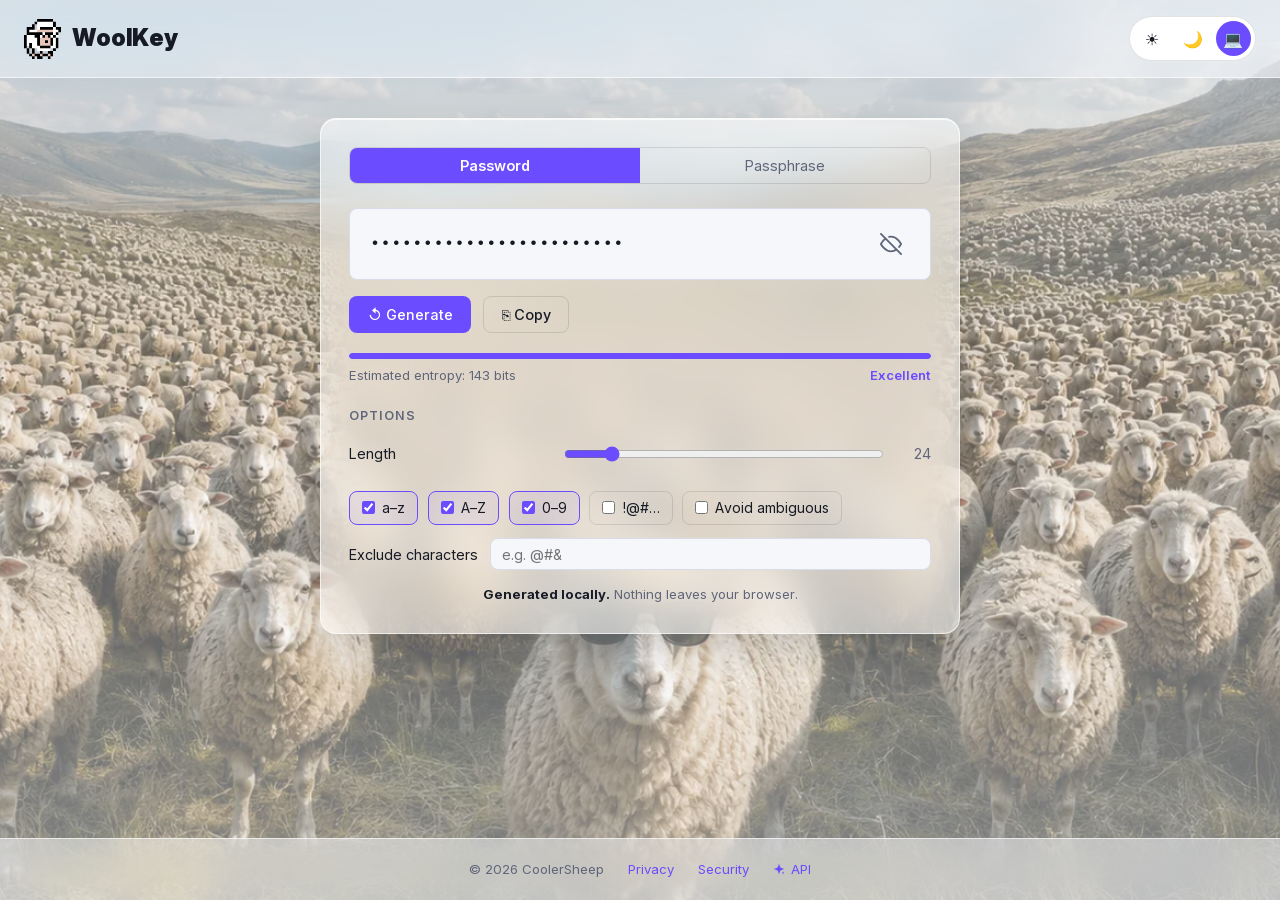
<file: index.html>
<!DOCTYPE html>
<html lang="en">
<head>
  <meta charset="UTF-8">
  <meta name="viewport" content="width=device-width, initial-scale=1.0">
  <title>WoolKey — Strong passwords. Made privately.</title>
  <meta name="description" content="WoolKey generates secure passwords and passphrases entirely in your browser. Nothing is ever sent to our servers.">
  <meta name="theme-color" content="#0f1117">
  <link rel="icon" type="image/png" href="assets/favicon.png">
  <link rel="apple-touch-icon" href="assets/apple-touch-icon.png">
  <link rel="manifest" href="manifest.webmanifest">
  <link rel="stylesheet" href="css/main.css?v=4">
  <link rel="stylesheet" href="css/fireflies.css?v=4">
</head>
<body class="scenic">

<header class="site-header">
  <a href="./" class="logo" aria-label="WoolKey home"><img src="assets/logo.gif" alt="" width="112" height="120"><span>WoolKey</span></a>
  <div class="theme-switcher" role="group" aria-label="Theme">
    <button type="button" class="theme-btn" data-theme-choice="light" aria-label="Light mode" title="Light mode">☀️</button>
    <button type="button" class="theme-btn" data-theme-choice="dark" aria-label="Dark mode" title="Dark mode">🌙</button>
    <button type="button" class="theme-btn" data-theme-choice="system" aria-label="System theme" title="System theme">💻</button>
  </div>
</header>

<main id="main-content">
  <div class="card">
    <!-- Mode toggle -->
    <div class="mode-toggle" role="group" aria-label="Generator mode">
      <button id="mode-password" class="active" aria-pressed="true">Password</button>
      <button id="mode-passphrase" aria-pressed="false">Passphrase</button>
    </div>

    <!-- Output -->
    <div class="output-wrapper" aria-live="polite" aria-label="Generated output">
      <span id="output" tabindex="0" role="textbox" aria-readonly="true" aria-label="Generated password or passphrase"></span>
      <button id="toggle-visibility" class="visibility-btn" type="button" aria-pressed="true" aria-label="Show password">
        <svg id="icon-eye-off" xmlns="http://www.w3.org/2000/svg" width="22" height="22" viewBox="0 0 24 24" fill="none" stroke="currentColor" stroke-width="2" stroke-linecap="round" stroke-linejoin="round" aria-hidden="true"><path d="M17.94 17.94A10.07 10.07 0 0 1 12 20c-7 0-11-8-11-8a18.45 18.45 0 0 1 5.06-5.94"/><path d="M9.9 4.24A9.12 9.12 0 0 1 12 4c7 0 11 8 11 8a18.5 18.5 0 0 1-2.16 3.19"/><line x1="1" y1="1" x2="23" y2="23"/></svg>
        <svg id="icon-eye" xmlns="http://www.w3.org/2000/svg" width="22" height="22" viewBox="0 0 24 24" fill="none" stroke="currentColor" stroke-width="2" stroke-linecap="round" stroke-linejoin="round" aria-hidden="true"><path d="M1 12s4-8 11-8 11 8 11 8-4 8-11 8-11-8-11-8z"/><circle cx="12" cy="12" r="3"/></svg>
      </button>
    </div>

    <!-- Actions -->
    <div class="actions">
      <button id="regen-btn" class="btn btn-primary" aria-label="Generate new password">
        ↺ Generate
      </button>
      <button id="copy-btn" class="btn btn-outline" aria-label="Copy to clipboard">
        ⎘ Copy
      </button>
      <span id="copy-feedback" class="copy-feedback" role="status" aria-live="polite">Copied!</span>
    </div>

    <!-- Strength indicator -->
    <div class="strength-track" aria-hidden="true">
      <div id="strength-bar" class="strength-bar level-0"></div>
    </div>
    <div class="strength-row">
      <span id="entropy-display" class="entropy-display">Estimated entropy: —</span>
      <span id="strength-label" class="strength-label level-0" aria-live="polite">—</span>
    </div>

    <!-- Password options panel -->
    <div id="password-panel" class="options-section" aria-label="Password options">
      <h2>Options</h2>
      <div class="option-row">
        <label for="length">Length</label>
        <input type="range" id="length" min="8" max="128" value="24" step="1" aria-valuemin="8" aria-valuemax="128" aria-valuenow="24">
        <span id="length-value" class="option-value" aria-live="polite">24</span>
      </div>
      <div class="toggle-group" role="group" aria-label="Character types">
        <label class="chk-label">
          <input type="checkbox" id="chk-lower" checked> a–z
        </label>
        <label class="chk-label">
          <input type="checkbox" id="chk-upper" checked> A–Z
        </label>
        <label class="chk-label">
          <input type="checkbox" id="chk-numbers" checked> 0–9
        </label>
        <label class="chk-label">
          <input type="checkbox" id="chk-symbols"> !@#…
        </label>
        <label class="chk-label">
          <input type="checkbox" id="chk-ambiguous"> Avoid ambiguous
        </label>
      </div>
      <div class="field-row">
        <label for="exclude-chars">Exclude characters</label>
        <input type="text" id="exclude-chars" placeholder="e.g. @#&" autocomplete="off" spellcheck="false" aria-label="Characters to exclude from password">
      </div>
    </div>

    <!-- Passphrase options panel (hidden initially) -->
    <div id="passphrase-panel" class="options-section" aria-label="Passphrase options" hidden>
      <h2>Options</h2>
      <div class="option-row">
        <label for="word-count">Words</label>
        <input type="range" id="word-count" min="4" max="8" value="4" step="1" aria-valuemin="4" aria-valuemax="8" aria-valuenow="4">
        <span id="word-count-value" class="option-value" aria-live="polite">4</span>
      </div>
      <div class="field-row">
        <label for="separator">Separator</label>
        <select id="separator" aria-label="Word separator">
          <option value="hyphen">Hyphen  ( - )</option>
          <option value="underscore">Underscore  ( _ )</option>
          <option value="dot">Dot  ( . )</option>
          <option value="space">Space</option>
        </select>
      </div>
      <div class="toggle-group" role="group" aria-label="Passphrase options">
        <label class="chk-label">
          <input type="checkbox" id="chk-capitalize"> Capitalize
        </label>
        <label class="chk-label">
          <input type="checkbox" id="chk-add-number"> Add number
        </label>
      </div>
    </div>

    <p class="privacy-badge">
      <strong>Generated locally.</strong> Nothing leaves your browser.
    </p>
  </div>
</main>

<footer class="site-footer">
  <span>© <span data-current-year></span> CoolerSheep</span>
  <a href="privacy.html">Privacy</a>
  <a href="security.html">Security</a>
  <a href="api.html" class="link-ai">
    <svg class="ai-star" viewBox="0 0 24 24" aria-hidden="true"><path d="M11 1.5l1.7 4.9a4.5 4.5 0 0 0 2.9 2.9l4.9 1.7-4.9 1.7a4.5 4.5 0 0 0-2.9 2.9L11 20.5l-1.7-4.9a4.5 4.5 0 0 0-2.9-2.9L1.5 11l4.9-1.7a4.5 4.5 0 0 0 2.9-2.9z"/><path d="M18.5 15.5l.7 2 2 .7-2 .7-.7 2-.7-2-2-.7 2-.7z"/></svg>
    API
  </a>
</footer>

<!-- Scripts — no external dependencies -->
<script src="js/site.js?v=4"></script>
<script src="js/fireflies.js?v=4"></script>
<script src="js/crypto-random.js?v=4"></script>
<script src="js/user-entropy.js?v=4"></script>
<script src="js/entropy.js?v=4"></script>
<script src="data/words.js?v=4"></script>
<script src="js/password-generator.js?v=4"></script>
<script src="js/passphrase-generator.js?v=4"></script>
<script src="js/agent-api.js?v=4"></script>
<script src="js/clipboard.js?v=4"></script>
<script src="js/ui.js?v=4"></script>
<script src="js/app.js?v=4"></script>
</body>
</html>
</file>
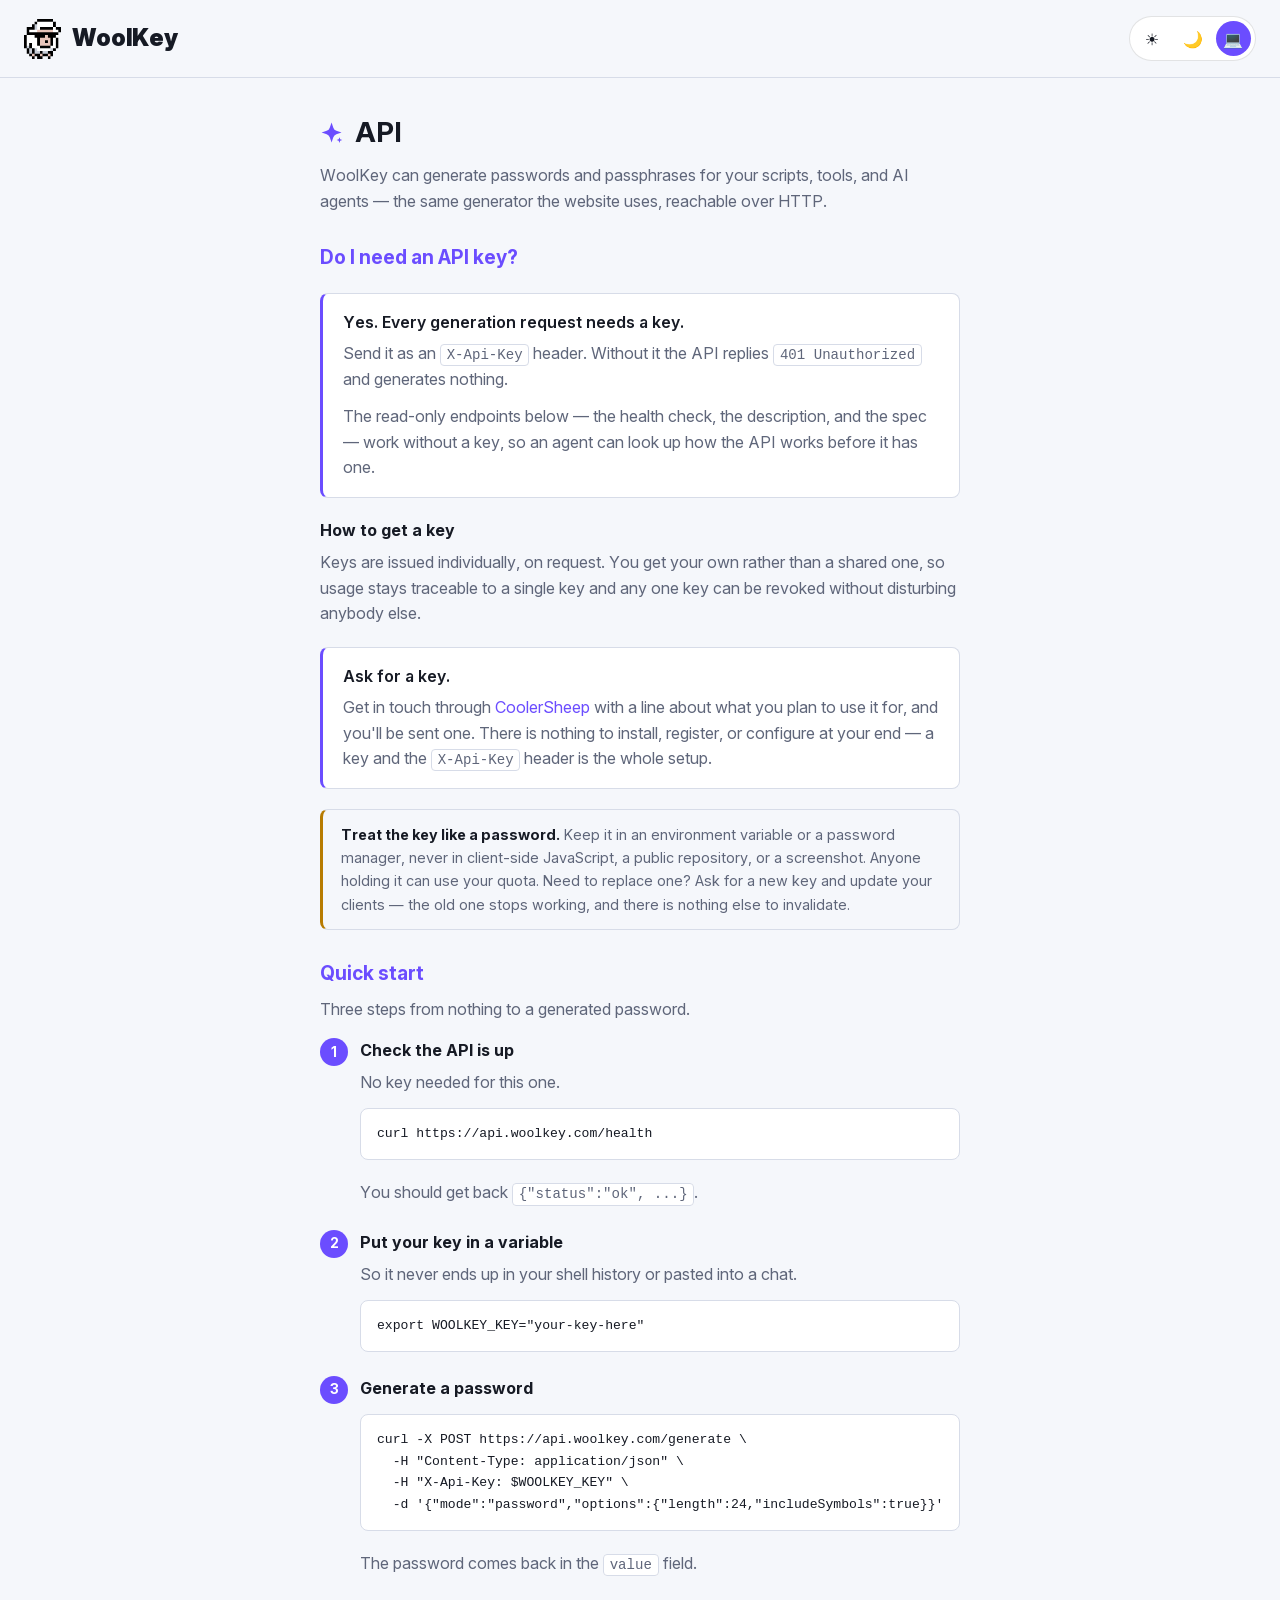
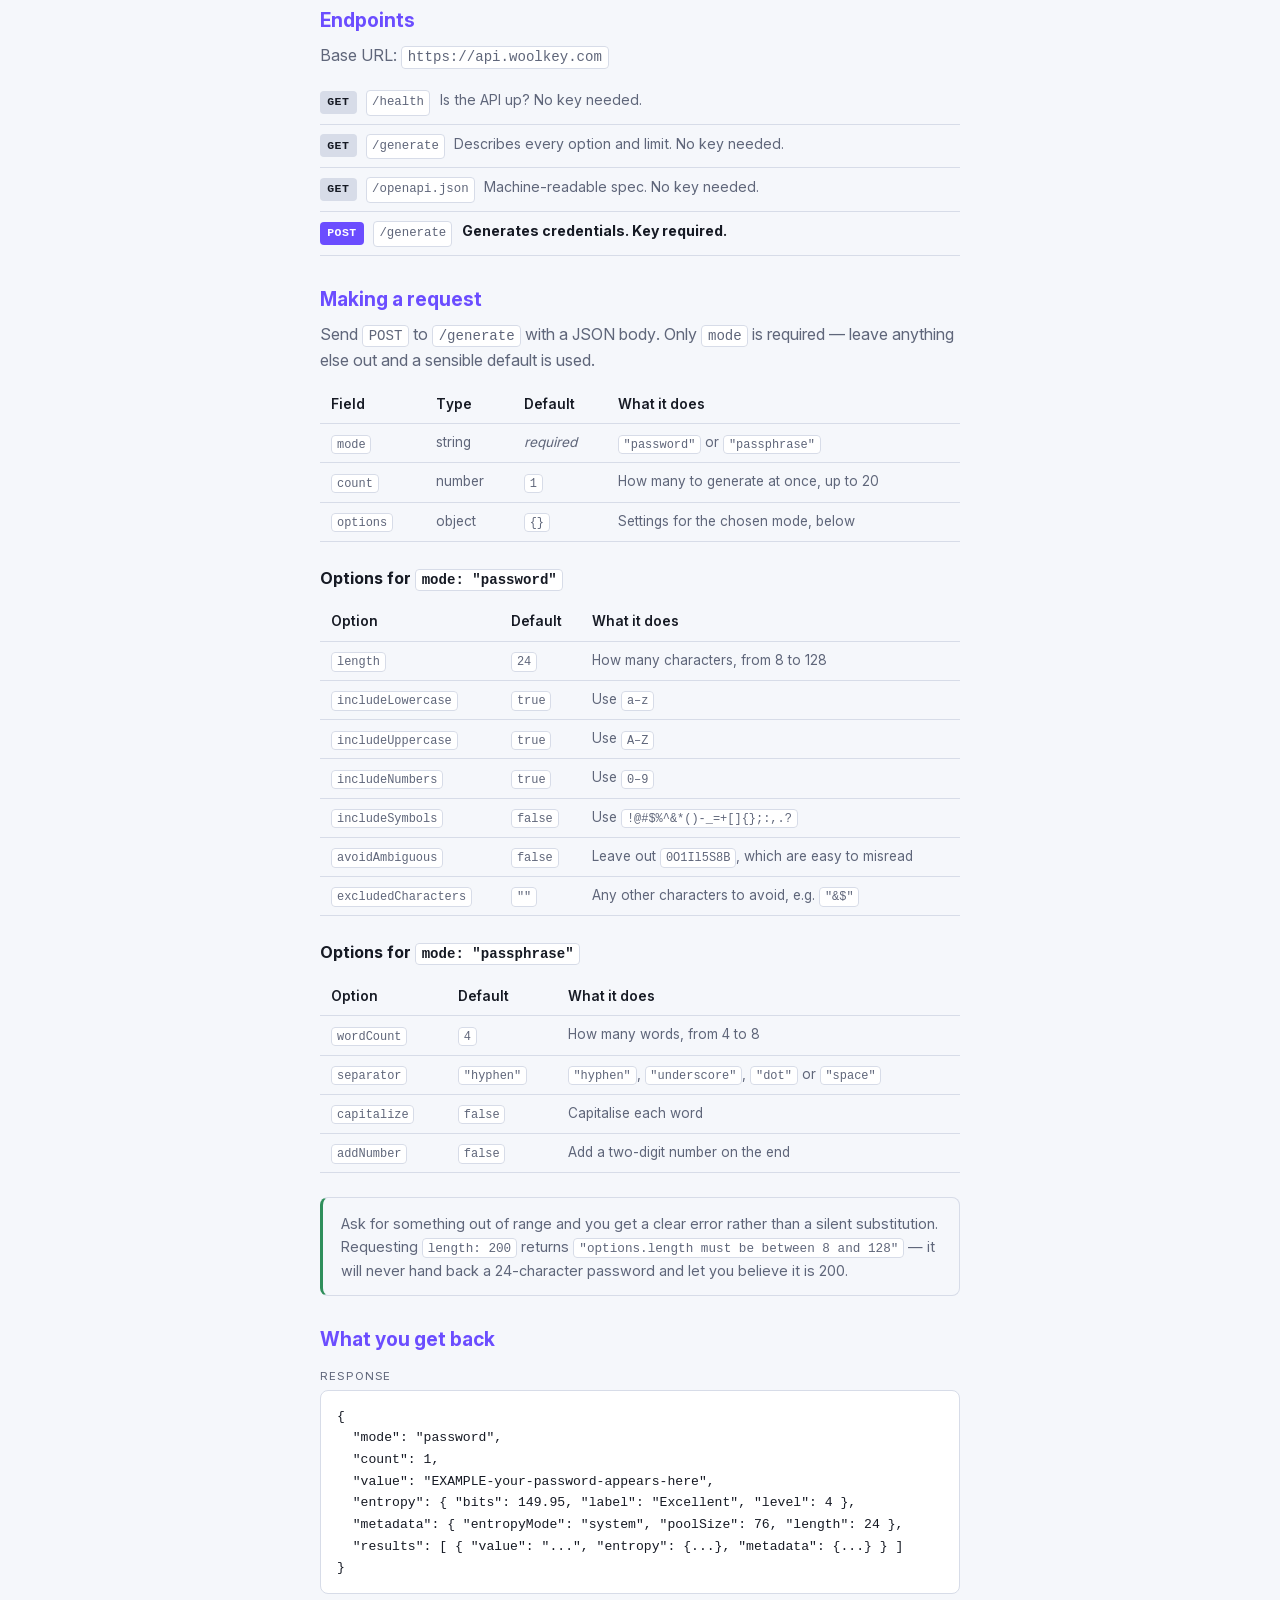
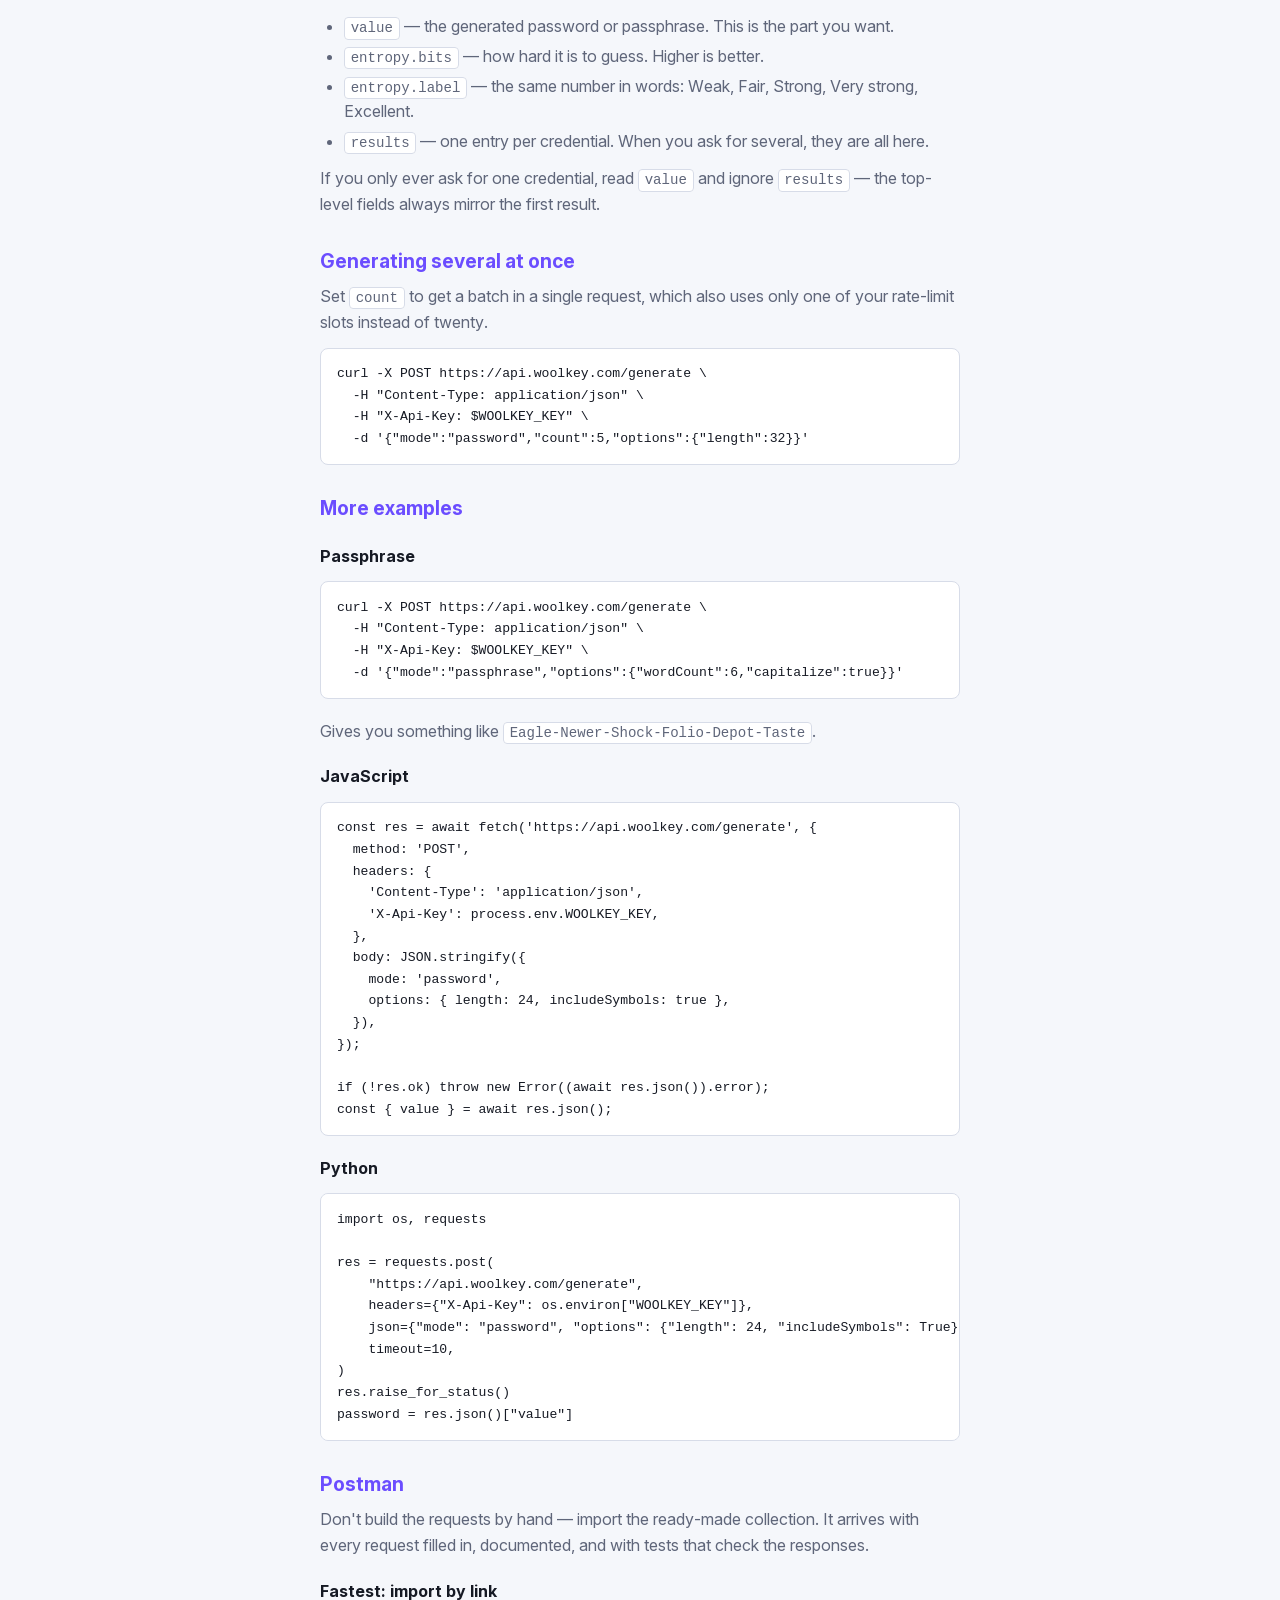
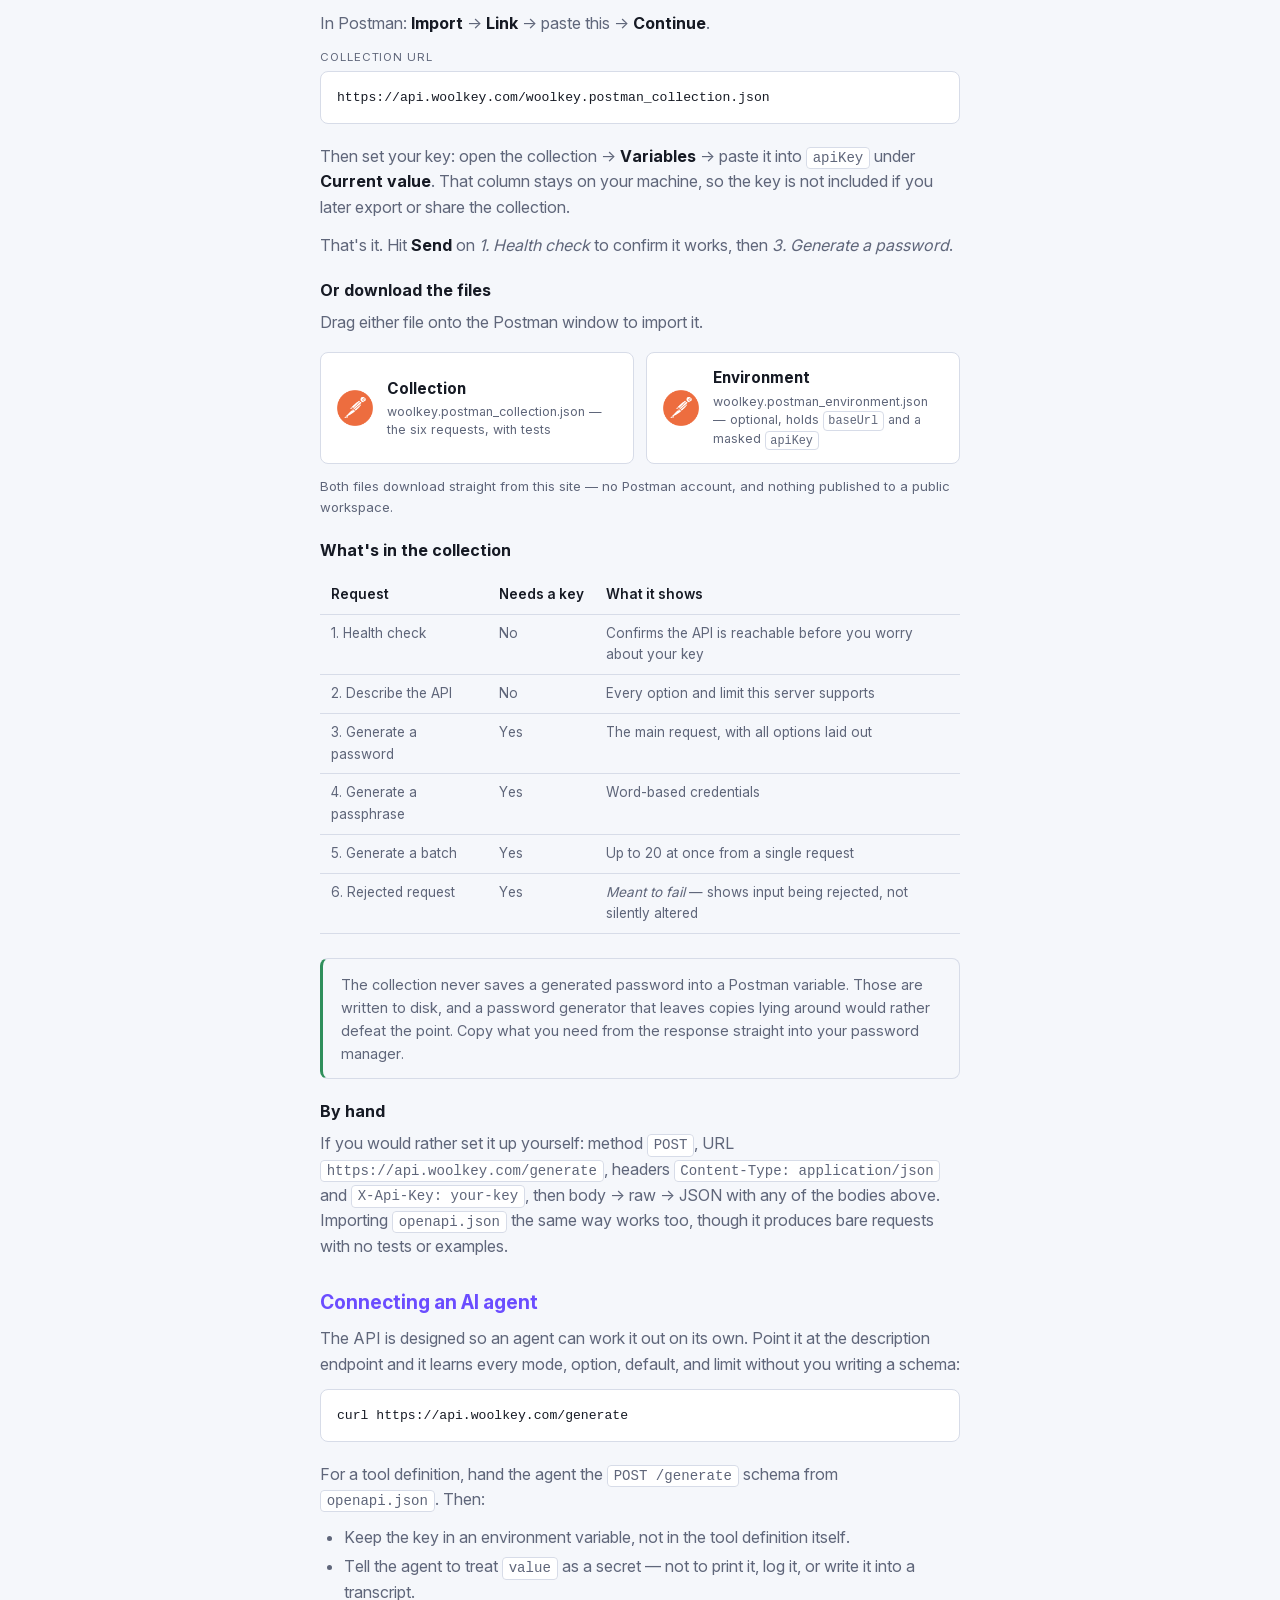
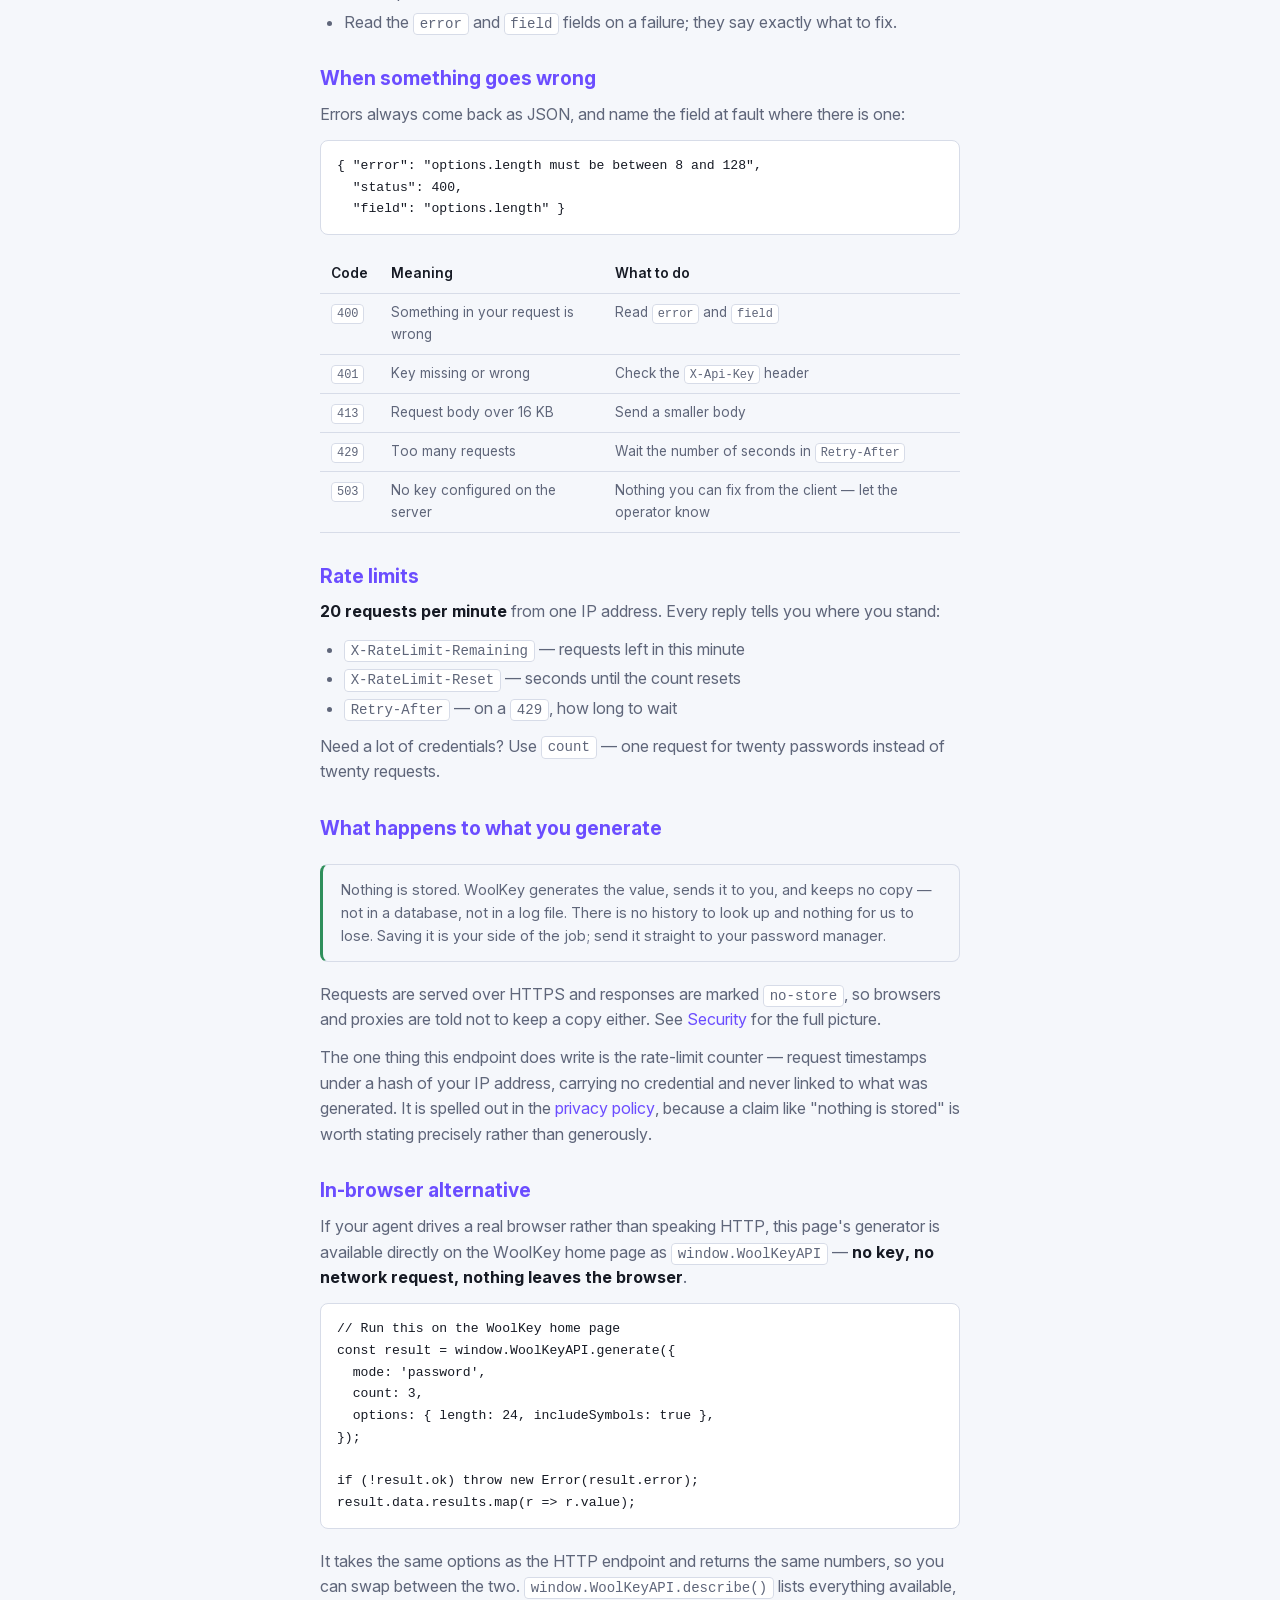
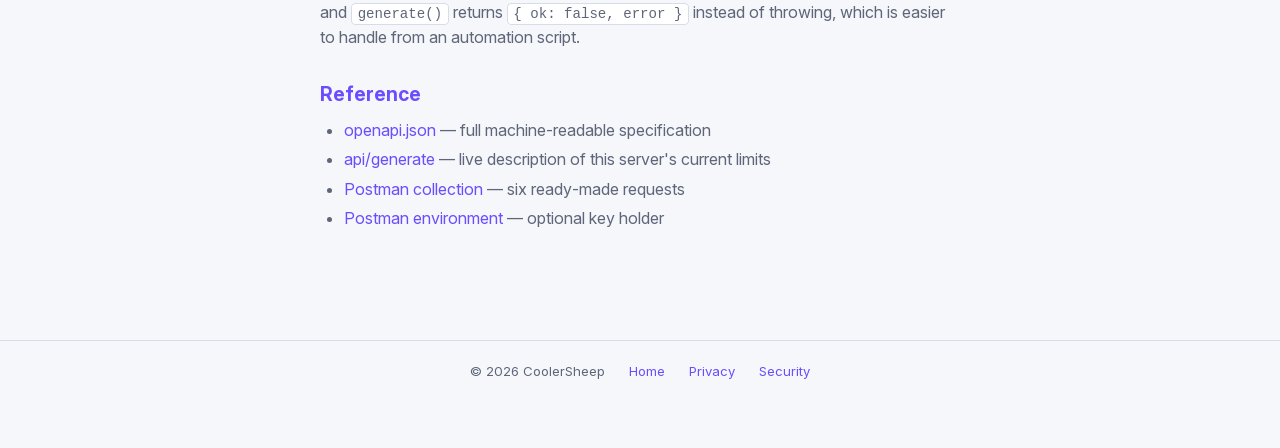
<file: api.html>
<!DOCTYPE html>
<html lang="en">
<head>
  <meta charset="UTF-8">
  <meta name="viewport" content="width=device-width, initial-scale=1.0">
  <title>API — WoolKey</title>
  <meta name="description" content="How to connect an AI agent or script to WoolKey and generate secure passwords and passphrases over HTTP.">
  <meta name="theme-color" content="#0f1117">
  <link rel="icon" type="image/png" href="assets/favicon.png">
  <link rel="stylesheet" href="css/main.css?v=4">
</head>
<body>
<header class="site-header">
  <a href="./" class="logo" aria-label="WoolKey home"><img src="assets/logo.gif" alt="" width="112" height="120"><span>WoolKey</span></a>
  <div class="theme-switcher" role="group" aria-label="Theme">
    <button type="button" class="theme-btn" data-theme-choice="light" aria-label="Light mode" title="Light mode">☀️</button>
    <button type="button" class="theme-btn" data-theme-choice="dark" aria-label="Dark mode" title="Dark mode">🌙</button>
    <button type="button" class="theme-btn" data-theme-choice="system" aria-label="System theme" title="System theme">💻</button>
  </div>
</header>

<article class="prose" aria-label="API documentation">
  <h1>
    <svg class="ai-star ai-star-title" viewBox="0 0 24 24" aria-hidden="true"><path d="M11 1.5l1.7 4.9a4.5 4.5 0 0 0 2.9 2.9l4.9 1.7-4.9 1.7a4.5 4.5 0 0 0-2.9 2.9L11 20.5l-1.7-4.9a4.5 4.5 0 0 0-2.9-2.9L1.5 11l4.9-1.7a4.5 4.5 0 0 0 2.9-2.9z"/><path d="M18.5 15.5l.7 2 2 .7-2 .7-.7 2-.7-2-2-.7 2-.7z"/></svg>
    API
  </h1>
  <p>WoolKey can generate passwords and passphrases for your scripts, tools, and AI agents —
  the same generator the website uses, reachable over HTTP.</p>

  <h2>Do I need an API key?</h2>

  <div class="answer-box">
    <p class="answer-lead">Yes. Every generation request needs a key.</p>
    <p>Send it as an <code>X-Api-Key</code> header. Without it the API replies
    <code>401 Unauthorized</code> and generates nothing.</p>
    <p>The read-only endpoints below — the health check, the description, and the spec — work
    without a key, so an agent can look up how the API works before it has one.</p>
  </div>

  <h3>How to get a key</h3>
  <p>Keys are issued individually, on request. You get your own rather than a shared one, so
  usage stays traceable to a single key and any one key can be revoked without disturbing
  anybody else.</p>

  <div class="answer-box">
    <p class="answer-lead">Ask for a key.</p>
    <p>Get in touch through <a href="https://coolersheep.com">CoolerSheep</a> with a line about
    what you plan to use it for, and you'll be sent one. There is nothing to install, register,
    or configure at your end — a key and the <code>X-Api-Key</code> header is the whole setup.</p>
  </div>

  <!-- Self-serve subscription: when the payment link exists, put the checkout
       button here and reduce the paragraph above to the fallback for people
       who would rather ask a human. -->

  <div class="callout callout-warn">
    <p><strong>Treat the key like a password.</strong> Keep it in an environment variable or a
    password manager, never in client-side JavaScript, a public repository, or a screenshot.
    Anyone holding it can use your quota. Need to replace one? Ask for a new key and update your
    clients — the old one stops working, and there is nothing else to invalidate.</p>
  </div>

  <h2>Quick start</h2>
  <p>Three steps from nothing to a generated password.</p>

  <ol class="steps">
    <li>
      <h3>Check the API is up</h3>
      <p>No key needed for this one.</p>
      <div class="code-block">
        <button type="button" class="copy-code" data-copy>Copy</button>
<pre><code>curl https://api.woolkey.com/health</code></pre>
      </div>
      <p>You should get back <code>{"status":"ok", ...}</code>.</p>
    </li>
    <li>
      <h3>Put your key in a variable</h3>
      <p>So it never ends up in your shell history or pasted into a chat.</p>
      <div class="code-block">
        <button type="button" class="copy-code" data-copy>Copy</button>
<pre><code>export WOOLKEY_KEY="your-key-here"</code></pre>
      </div>
    </li>
    <li>
      <h3>Generate a password</h3>
      <div class="code-block">
        <button type="button" class="copy-code" data-copy>Copy</button>
<pre><code>curl -X POST https://api.woolkey.com/generate \
  -H "Content-Type: application/json" \
  -H "X-Api-Key: $WOOLKEY_KEY" \
  -d '{"mode":"password","options":{"length":24,"includeSymbols":true}}'</code></pre>
      </div>
      <p>The password comes back in the <code>value</code> field.</p>
    </li>
  </ol>

  <h2>Endpoints</h2>
  <p>Base URL: <code>https://api.woolkey.com</code></p>

  <div class="endpoint"><span class="method">GET</span> <code>/health</code> <span>Is the API up? No key needed.</span></div>
  <div class="endpoint"><span class="method">GET</span> <code>/generate</code> <span>Describes every option and limit. No key needed.</span></div>
  <div class="endpoint"><span class="method">GET</span> <code>/openapi.json</code> <span>Machine-readable spec. No key needed.</span></div>
  <div class="endpoint"><span class="method method-post">POST</span> <code>/generate</code> <span><strong>Generates credentials. Key required.</strong></span></div>

  <h2>Making a request</h2>
  <p>Send <code>POST</code> to <code>/generate</code> with a JSON body. Only <code>mode</code>
  is required — leave anything else out and a sensible default is used.</p>

  <div class="table-scroll">
    <table class="api-table">
      <thead><tr><th>Field</th><th>Type</th><th>Default</th><th>What it does</th></tr></thead>
      <tbody>
        <tr><td><code>mode</code></td><td>string</td><td><em>required</em></td><td><code>"password"</code> or <code>"passphrase"</code></td></tr>
        <tr><td><code>count</code></td><td>number</td><td><code>1</code></td><td>How many to generate at once, up to 20</td></tr>
        <tr><td><code>options</code></td><td>object</td><td><code>{}</code></td><td>Settings for the chosen mode, below</td></tr>
      </tbody>
    </table>
  </div>

  <h3>Options for <code>mode: "password"</code></h3>
  <div class="table-scroll">
    <table class="api-table">
      <thead><tr><th>Option</th><th>Default</th><th>What it does</th></tr></thead>
      <tbody>
        <tr><td><code>length</code></td><td><code>24</code></td><td>How many characters, from 8 to 128</td></tr>
        <tr><td><code>includeLowercase</code></td><td><code>true</code></td><td>Use <code>a–z</code></td></tr>
        <tr><td><code>includeUppercase</code></td><td><code>true</code></td><td>Use <code>A–Z</code></td></tr>
        <tr><td><code>includeNumbers</code></td><td><code>true</code></td><td>Use <code>0–9</code></td></tr>
        <tr><td><code>includeSymbols</code></td><td><code>false</code></td><td>Use <code>!@#$%^&amp;*()-_=+[]{};:,.?</code></td></tr>
        <tr><td><code>avoidAmbiguous</code></td><td><code>false</code></td><td>Leave out <code>0O1Il5S8B</code>, which are easy to misread</td></tr>
        <tr><td><code>excludedCharacters</code></td><td><code>""</code></td><td>Any other characters to avoid, e.g. <code>"&amp;$"</code></td></tr>
      </tbody>
    </table>
  </div>

  <h3>Options for <code>mode: "passphrase"</code></h3>
  <div class="table-scroll">
    <table class="api-table">
      <thead><tr><th>Option</th><th>Default</th><th>What it does</th></tr></thead>
      <tbody>
        <tr><td><code>wordCount</code></td><td><code>4</code></td><td>How many words, from 4 to 8</td></tr>
        <tr><td><code>separator</code></td><td><code>"hyphen"</code></td><td><code>"hyphen"</code>, <code>"underscore"</code>, <code>"dot"</code> or <code>"space"</code></td></tr>
        <tr><td><code>capitalize</code></td><td><code>false</code></td><td>Capitalise each word</td></tr>
        <tr><td><code>addNumber</code></td><td><code>false</code></td><td>Add a two-digit number on the end</td></tr>
      </tbody>
    </table>
  </div>

  <div class="callout callout-ok">
    <p>Ask for something out of range and you get a clear error rather than a silent
    substitution. Requesting <code>length: 200</code> returns
    <code>"options.length must be between 8 and 128"</code> — it will never hand back a
    24-character password and let you believe it is 200.</p>
  </div>

  <h2>What you get back</h2>

  <div class="code-block">
    <span class="code-label">Response</span>
<pre><code>{
  "mode": "password",
  "count": 1,
  "value": "EXAMPLE-your-password-appears-here",
  "entropy": { "bits": 149.95, "label": "Excellent", "level": 4 },
  "metadata": { "entropyMode": "system", "poolSize": 76, "length": 24 },
  "results": [ { "value": "...", "entropy": {...}, "metadata": {...} } ]
}</code></pre>
  </div>

  <ul>
    <li><code>value</code> — the generated password or passphrase. This is the part you want.</li>
    <li><code>entropy.bits</code> — how hard it is to guess. Higher is better.</li>
    <li><code>entropy.label</code> — the same number in words: Weak, Fair, Strong, Very strong, Excellent.</li>
    <li><code>results</code> — one entry per credential. When you ask for several, they are all here.</li>
  </ul>

  <p>If you only ever ask for one credential, read <code>value</code> and ignore
  <code>results</code> — the top-level fields always mirror the first result.</p>

  <h2>Generating several at once</h2>
  <p>Set <code>count</code> to get a batch in a single request, which also uses only one of your
  rate-limit slots instead of twenty.</p>

  <div class="code-block">
    <button type="button" class="copy-code" data-copy>Copy</button>
<pre><code>curl -X POST https://api.woolkey.com/generate \
  -H "Content-Type: application/json" \
  -H "X-Api-Key: $WOOLKEY_KEY" \
  -d '{"mode":"password","count":5,"options":{"length":32}}'</code></pre>
  </div>

  <h2>More examples</h2>

  <h3>Passphrase</h3>
  <div class="code-block">
    <button type="button" class="copy-code" data-copy>Copy</button>
<pre><code>curl -X POST https://api.woolkey.com/generate \
  -H "Content-Type: application/json" \
  -H "X-Api-Key: $WOOLKEY_KEY" \
  -d '{"mode":"passphrase","options":{"wordCount":6,"capitalize":true}}'</code></pre>
  </div>
  <p>Gives you something like <code>Eagle-Newer-Shock-Folio-Depot-Taste</code>.</p>

  <h3>JavaScript</h3>
  <div class="code-block">
    <button type="button" class="copy-code" data-copy>Copy</button>
<pre><code>const res = await fetch('https://api.woolkey.com/generate', {
  method: 'POST',
  headers: {
    'Content-Type': 'application/json',
    'X-Api-Key': process.env.WOOLKEY_KEY,
  },
  body: JSON.stringify({
    mode: 'password',
    options: { length: 24, includeSymbols: true },
  }),
});

if (!res.ok) throw new Error((await res.json()).error);
const { value } = await res.json();</code></pre>
  </div>

  <h3>Python</h3>
  <div class="code-block">
    <button type="button" class="copy-code" data-copy>Copy</button>
<pre><code>import os, requests

res = requests.post(
    "https://api.woolkey.com/generate",
    headers={"X-Api-Key": os.environ["WOOLKEY_KEY"]},
    json={"mode": "password", "options": {"length": 24, "includeSymbols": True}},
    timeout=10,
)
res.raise_for_status()
password = res.json()["value"]</code></pre>
  </div>

  <h2>Postman</h2>
  <p>Don't build the requests by hand — import the ready-made collection. It arrives with every
  request filled in, documented, and with tests that check the responses.</p>

  <h3>Fastest: import by link</h3>
  <p>In Postman: <strong>Import</strong> → <strong>Link</strong> → paste this → <strong>Continue</strong>.</p>

  <div class="code-block">
    <span class="code-label">Collection URL</span>
    <button type="button" class="copy-code" data-copy>Copy</button>
<pre><code>https://api.woolkey.com/woolkey.postman_collection.json</code></pre>
  </div>

  <p>Then set your key: open the collection → <strong>Variables</strong> → paste it into
  <code>apiKey</code> under <strong>Current value</strong>. That column stays on your machine, so
  the key is not included if you later export or share the collection.</p>

  <p>That's it. Hit <strong>Send</strong> on <em>1. Health check</em> to confirm it works, then
  <em>3. Generate a password</em>.</p>

  <h3>Or download the files</h3>
  <p>Drag either file onto the Postman window to import it.</p>

  <div class="postman-downloads">
    <a class="postman-btn" href="api/woolkey.postman_collection.json" download>
      <img class="postman-mark" src="assets/postman-icon.svg" alt="" width="512" height="512">
      <span class="postman-btn-text">
        <strong>Collection</strong>
        <small>woolkey.postman_collection.json — the six requests, with tests</small>
      </span>
    </a>

    <a class="postman-btn" href="api/woolkey.postman_environment.json" download>
      <img class="postman-mark" src="assets/postman-icon.svg" alt="" width="512" height="512">
      <span class="postman-btn-text">
        <strong>Environment</strong>
        <small>woolkey.postman_environment.json — optional, holds <code>baseUrl</code> and a masked <code>apiKey</code></small>
      </span>
    </a>
  </div>

  <p class="postman-note">Both files download straight from this site — no Postman account, and
  nothing published to a public workspace.</p>

  <h3>What's in the collection</h3>
  <div class="table-scroll">
    <table class="api-table">
      <thead><tr><th>Request</th><th>Needs a key</th><th>What it shows</th></tr></thead>
      <tbody>
        <tr><td>1. Health check</td><td>No</td><td>Confirms the API is reachable before you worry about your key</td></tr>
        <tr><td>2. Describe the API</td><td>No</td><td>Every option and limit this server supports</td></tr>
        <tr><td>3. Generate a password</td><td>Yes</td><td>The main request, with all options laid out</td></tr>
        <tr><td>4. Generate a passphrase</td><td>Yes</td><td>Word-based credentials</td></tr>
        <tr><td>5. Generate a batch</td><td>Yes</td><td>Up to 20 at once from a single request</td></tr>
        <tr><td>6. Rejected request</td><td>Yes</td><td><em>Meant to fail</em> — shows input being rejected, not silently altered</td></tr>
      </tbody>
    </table>
  </div>

  <div class="callout callout-ok">
    <p>The collection never saves a generated password into a Postman variable. Those are written
    to disk, and a password generator that leaves copies lying around would rather defeat the
    point. Copy what you need from the response straight into your password manager.</p>
  </div>

  <h3>By hand</h3>
  <p>If you would rather set it up yourself: method <code>POST</code>, URL
  <code>https://api.woolkey.com/generate</code>, headers
  <code>Content-Type: application/json</code> and <code>X-Api-Key: your-key</code>, then
  body → raw → JSON with any of the bodies above. Importing
  <code>openapi.json</code> the same way works too, though it produces bare requests with no
  tests or examples.</p>

  <h2>Connecting an AI agent</h2>
  <p>The API is designed so an agent can work it out on its own. Point it at the description
  endpoint and it learns every mode, option, default, and limit without you writing a schema:</p>

  <div class="code-block">
    <button type="button" class="copy-code" data-copy>Copy</button>
<pre><code>curl https://api.woolkey.com/generate</code></pre>
  </div>

  <p>For a tool definition, hand the agent the <code>POST /generate</code> schema from
  <code>openapi.json</code>. Then:</p>
  <ul>
    <li>Keep the key in an environment variable, not in the tool definition itself.</li>
    <li>Tell the agent to treat <code>value</code> as a secret — not to print it, log it, or write
    it into a transcript.</li>
    <li>Read the <code>error</code> and <code>field</code> fields on a failure; they say exactly
    what to fix.</li>
  </ul>

  <h2>When something goes wrong</h2>
  <p>Errors always come back as JSON, and name the field at fault where there is one:</p>

  <div class="code-block">
<pre><code>{ "error": "options.length must be between 8 and 128",
  "status": 400,
  "field": "options.length" }</code></pre>
  </div>

  <div class="table-scroll">
    <table class="api-table">
      <thead><tr><th>Code</th><th>Meaning</th><th>What to do</th></tr></thead>
      <tbody>
        <tr><td><code>400</code></td><td>Something in your request is wrong</td><td>Read <code>error</code> and <code>field</code></td></tr>
        <tr><td><code>401</code></td><td>Key missing or wrong</td><td>Check the <code>X-Api-Key</code> header</td></tr>
        <tr><td><code>413</code></td><td>Request body over 16 KB</td><td>Send a smaller body</td></tr>
        <tr><td><code>429</code></td><td>Too many requests</td><td>Wait the number of seconds in <code>Retry-After</code></td></tr>
        <tr><td><code>503</code></td><td>No key configured on the server</td><td>Nothing you can fix from the client — let the operator know</td></tr>
      </tbody>
    </table>
  </div>

  <h2>Rate limits</h2>
  <p><strong>20 requests per minute</strong> from one IP address. Every reply tells you where you
  stand:</p>
  <ul>
    <li><code>X-RateLimit-Remaining</code> — requests left in this minute</li>
    <li><code>X-RateLimit-Reset</code> — seconds until the count resets</li>
    <li><code>Retry-After</code> — on a <code>429</code>, how long to wait</li>
  </ul>
  <p>Need a lot of credentials? Use <code>count</code> — one request for twenty passwords instead
  of twenty requests.</p>

  <h2>What happens to what you generate</h2>
  <div class="callout callout-ok">
    <p>Nothing is stored. WoolKey generates the value, sends it to you, and keeps no copy — not in
    a database, not in a log file. There is no history to look up and nothing for us to lose.
    Saving it is your side of the job; send it straight to your password manager.</p>
  </div>
  <p>Requests are served over HTTPS and responses are marked <code>no-store</code>, so browsers
  and proxies are told not to keep a copy either. See <a href="security.html">Security</a> for the
  full picture.</p>

  <p>The one thing this endpoint does write is the rate-limit counter — request timestamps under
  a hash of your IP address, carrying no credential and never linked to what was generated. It is
  spelled out in the <a href="privacy.html#rate-limiting">privacy policy</a>, because a claim
  like "nothing is stored" is worth stating precisely rather than generously.</p>

  <h2>In-browser alternative</h2>
  <p>If your agent drives a real browser rather than speaking HTTP, this page's generator is
  available directly on the WoolKey home page as <code>window.WoolKeyAPI</code> —
  <strong>no key, no network request, nothing leaves the browser</strong>.</p>

  <div class="code-block">
    <button type="button" class="copy-code" data-copy>Copy</button>
<pre><code>// Run this on the WoolKey home page
const result = window.WoolKeyAPI.generate({
  mode: 'password',
  count: 3,
  options: { length: 24, includeSymbols: true },
});

if (!result.ok) throw new Error(result.error);
result.data.results.map(r =&gt; r.value);</code></pre>
  </div>

  <p>It takes the same options as the HTTP endpoint and returns the same numbers, so you can swap
  between the two. <code>window.WoolKeyAPI.describe()</code> lists everything available, and
  <code>generate()</code> returns <code>{ ok: false, error }</code> instead of throwing, which is
  easier to handle from an automation script.</p>

  <h2>Reference</h2>
  <ul>
    <li><a href="api/openapi.json">openapi.json</a> — full machine-readable specification</li>
    <li><a href="api/generate">api/generate</a> — live description of this server's current limits</li>
    <li><a href="api/woolkey.postman_collection.json" download>Postman collection</a> — six ready-made requests</li>
    <li><a href="api/woolkey.postman_environment.json" download>Postman environment</a> — optional key holder</li>
  </ul>
</article>

<footer class="site-footer">
  <span>© <span data-current-year></span> CoolerSheep</span>
  <a href="./">Home</a>
  <a href="privacy.html">Privacy</a>
  <a href="security.html">Security</a>
</footer>
<script src="js/site.js?v=4"></script>
<script src="js/clipboard.js?v=4"></script>
<script src="js/api-doc.js?v=4"></script>
</body>
</html>
</file>
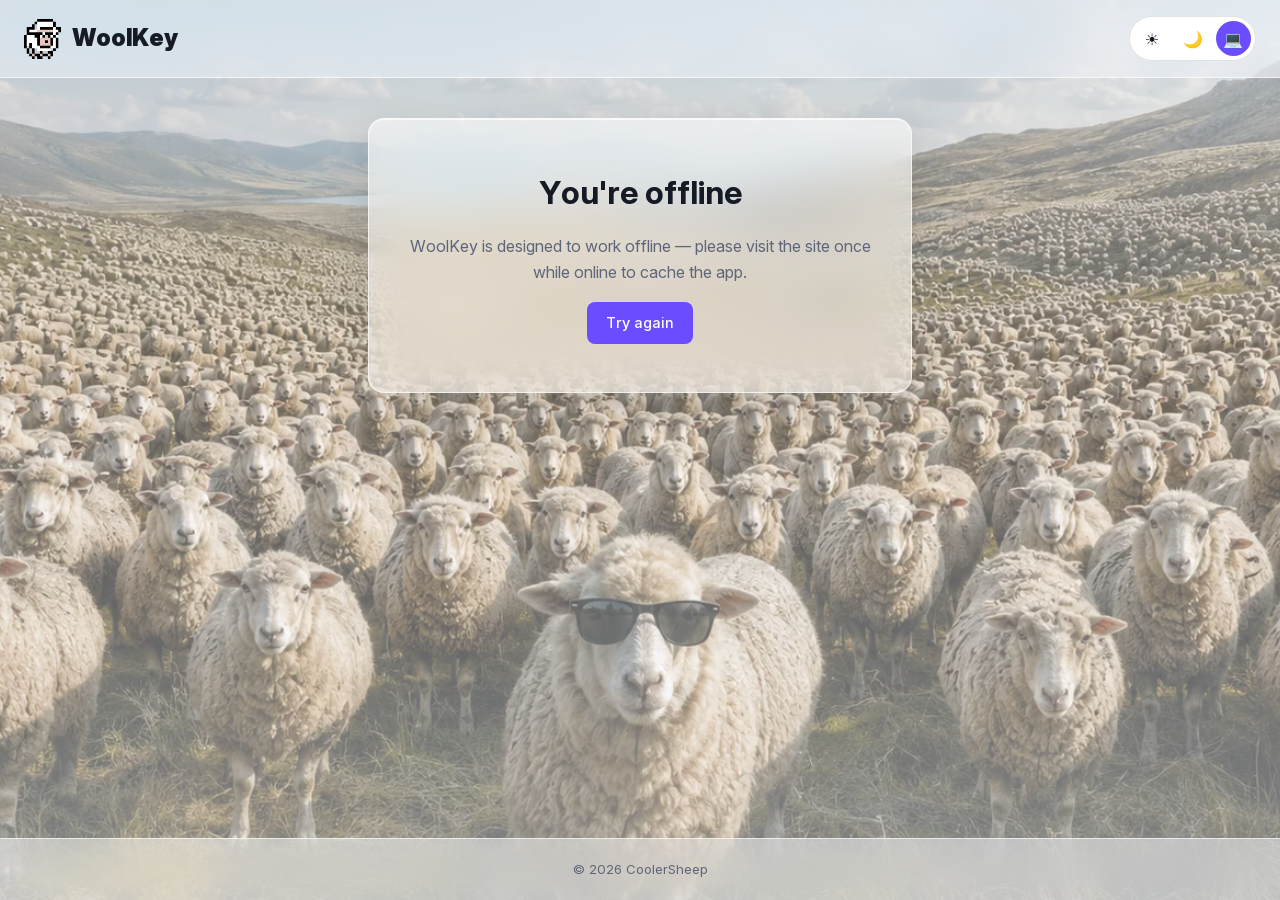
<file: offline.html>
<!DOCTYPE html>
<html lang="en">
<head>
  <meta charset="UTF-8">
  <meta name="viewport" content="width=device-width, initial-scale=1.0">
  <title>Offline — WoolKey</title>
  <link rel="icon" type="image/png" href="assets/favicon.png">
  <link rel="stylesheet" href="css/main.css?v=4">
  <link rel="stylesheet" href="css/fireflies.css?v=4">
</head>
<body class="scenic">
<header class="site-header">
  <a href="./" class="logo"><img src="assets/logo.gif" alt="" width="112" height="120"><span>WoolKey</span></a>
  <div class="theme-switcher" role="group" aria-label="Theme">
    <button type="button" class="theme-btn" data-theme-choice="light" aria-label="Light mode" title="Light mode">☀️</button>
    <button type="button" class="theme-btn" data-theme-choice="dark" aria-label="Dark mode" title="Dark mode">🌙</button>
    <button type="button" class="theme-btn" data-theme-choice="system" aria-label="System theme" title="System theme">💻</button>
  </div>
</header>
<main class="error-page">
  <h1>You're offline</h1>
  <p>WoolKey is designed to work offline — please visit the site once while online to cache the app.</p>
  <a href="./" class="btn btn-primary">Try again</a>
</main>
<footer class="site-footer">
  <span>© <span data-current-year></span> CoolerSheep</span>
</footer>
<script src="js/site.js?v=4"></script>
<script src="js/fireflies.js?v=4"></script>
</body>
</html>
</file>
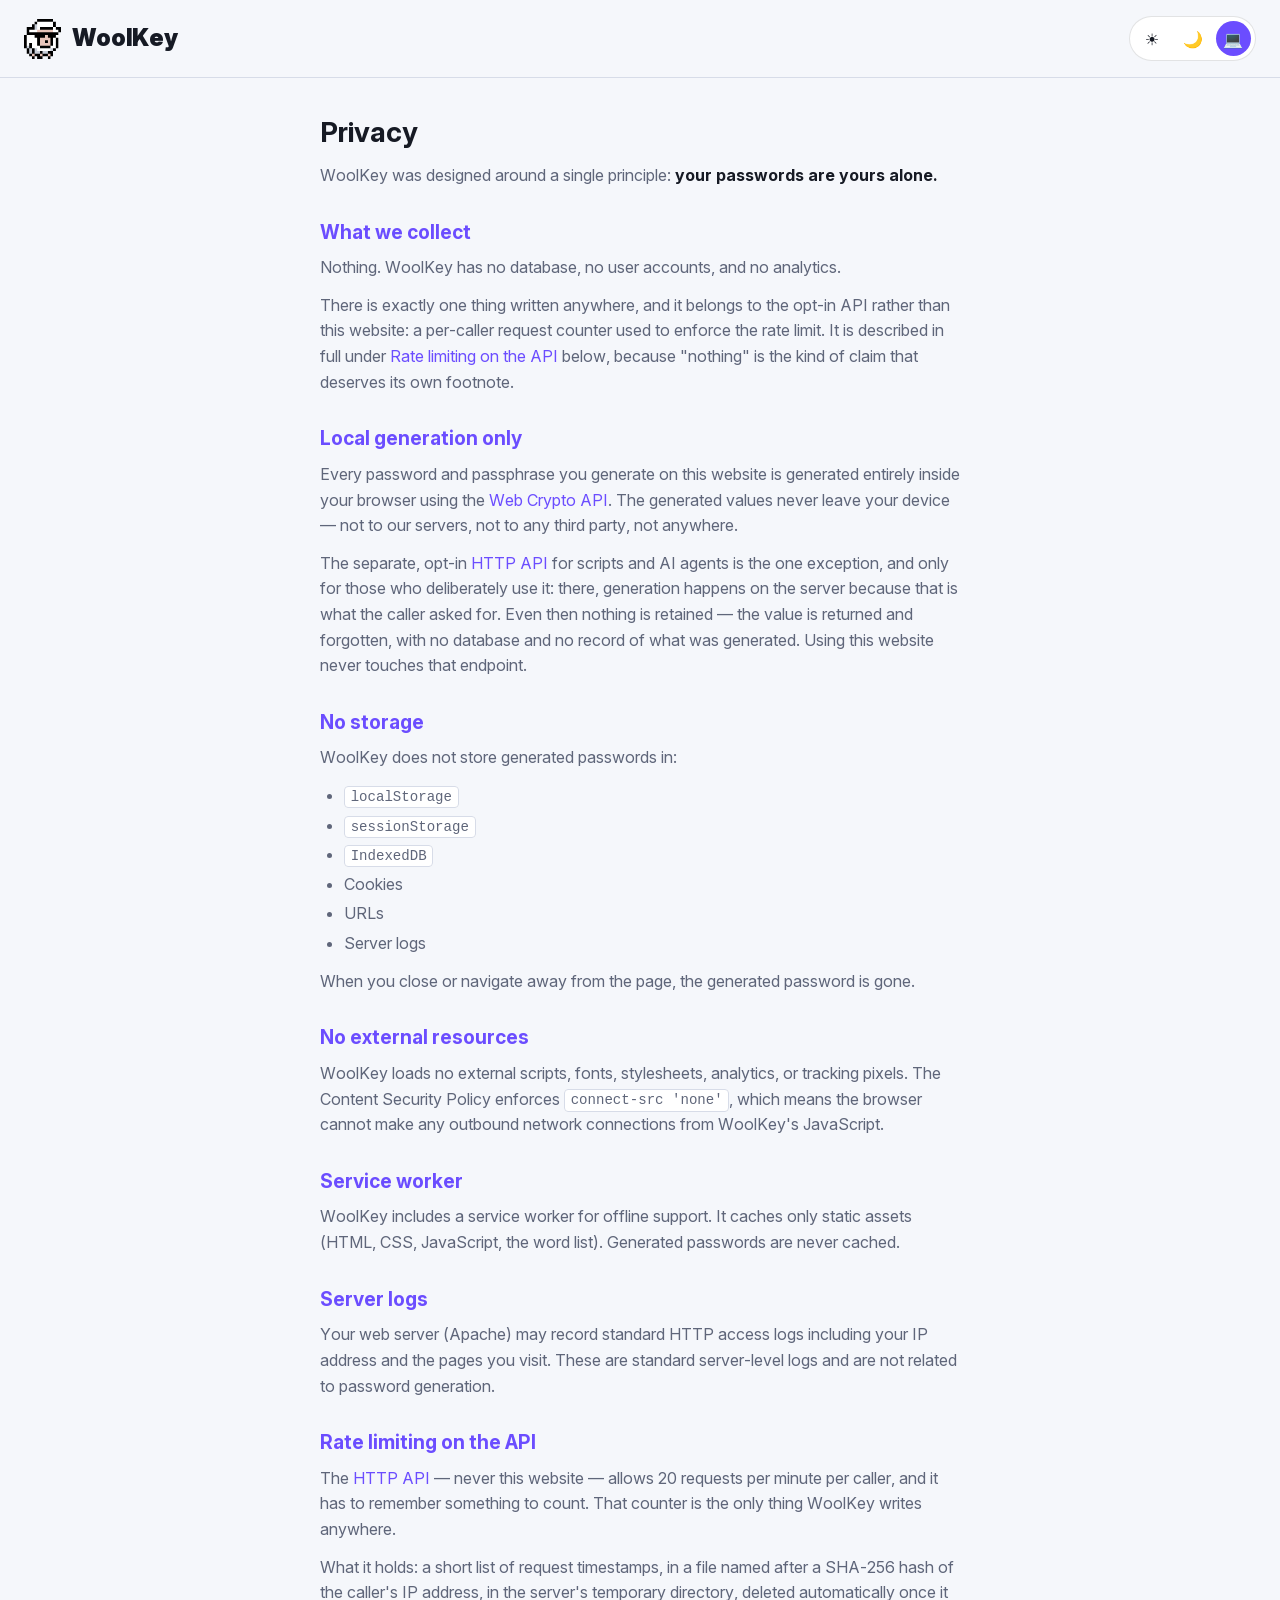
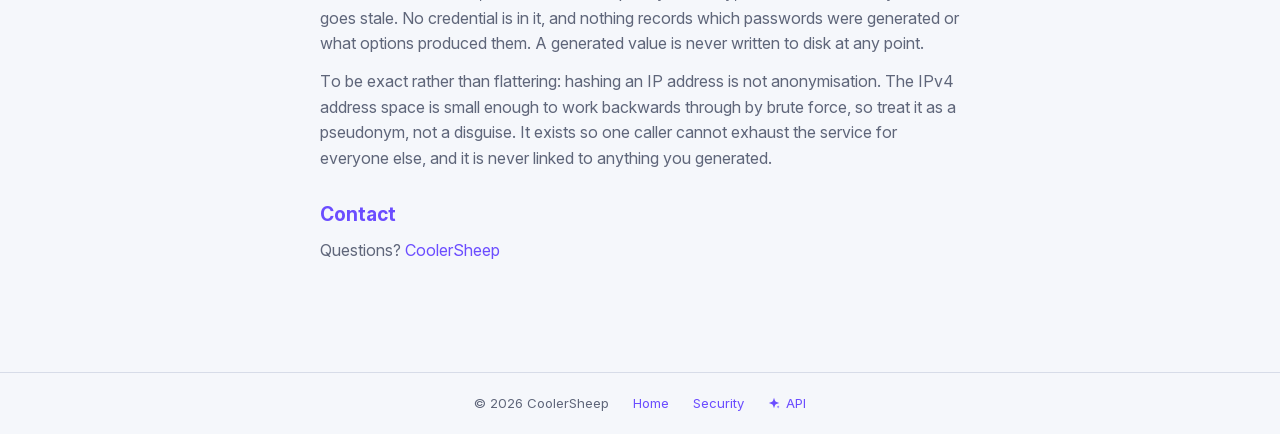
<file: privacy.html>
<!DOCTYPE html>
<html lang="en">
<head>
  <meta charset="UTF-8">
  <meta name="viewport" content="width=device-width, initial-scale=1.0">
  <title>Privacy — WoolKey</title>
  <meta name="description" content="WoolKey privacy policy. Passwords are generated locally and never leave your device.">
  <meta name="theme-color" content="#0f1117">
  <link rel="icon" type="image/png" href="assets/favicon.png">
  <link rel="stylesheet" href="css/main.css?v=4">
</head>
<body>
<header class="site-header">
  <a href="./" class="logo" aria-label="WoolKey home"><img src="assets/logo.gif" alt="" width="112" height="120"><span>WoolKey</span></a>
  <div class="theme-switcher" role="group" aria-label="Theme">
    <button type="button" class="theme-btn" data-theme-choice="light" aria-label="Light mode" title="Light mode">☀️</button>
    <button type="button" class="theme-btn" data-theme-choice="dark" aria-label="Dark mode" title="Dark mode">🌙</button>
    <button type="button" class="theme-btn" data-theme-choice="system" aria-label="System theme" title="System theme">💻</button>
  </div>
</header>

<article class="prose" aria-label="Privacy policy">
  <h1>Privacy</h1>
  <p>WoolKey was designed around a single principle: <strong>your passwords are yours alone.</strong></p>

  <h2>What we collect</h2>
  <p>Nothing. WoolKey has no database, no user accounts, and no analytics.</p>
  <p>There is exactly one thing written anywhere, and it belongs to the opt-in API rather than
  this website: a per-caller request counter used to enforce the rate limit. It is described in
  full under <a href="#rate-limiting">Rate limiting on the API</a> below, because "nothing" is
  the kind of claim that deserves its own footnote.</p>

  <h2>Local generation only</h2>
  <p>Every password and passphrase you generate on this website is generated entirely inside your
  browser using the <a href="security.html">Web Crypto API</a>. The generated values never leave
  your device — not to our servers, not to any third party, not anywhere.</p>
  <p>The separate, opt-in <a href="api.html">HTTP API</a> for scripts and AI agents is the one
  exception, and only for those who deliberately use it: there, generation happens on the server
  because that is what the caller asked for. Even then nothing is retained — the value is
  returned and forgotten, with no database and no record of what was generated. Using this
  website never touches that endpoint.</p>

  <h2>No storage</h2>
  <p>WoolKey does not store generated passwords in:</p>
  <ul>
    <li><code>localStorage</code></li>
    <li><code>sessionStorage</code></li>
    <li><code>IndexedDB</code></li>
    <li>Cookies</li>
    <li>URLs</li>
    <li>Server logs</li>
  </ul>
  <p>When you close or navigate away from the page, the generated password is gone.</p>

  <h2>No external resources</h2>
  <p>WoolKey loads no external scripts, fonts, stylesheets, analytics, or tracking pixels. The
  Content Security Policy enforces <code>connect-src 'none'</code>, which means the browser
  cannot make any outbound network connections from WoolKey's JavaScript.</p>

  <h2>Service worker</h2>
  <p>WoolKey includes a service worker for offline support. It caches only static assets
  (HTML, CSS, JavaScript, the word list). Generated passwords are never cached.</p>

  <h2>Server logs</h2>
  <p>Your web server (Apache) may record standard HTTP access logs including your IP address and
  the pages you visit. These are standard server-level logs and are not related to password
  generation.</p>

  <h2 id="rate-limiting">Rate limiting on the API</h2>
  <p>The <a href="api.html">HTTP API</a> — never this website — allows 20 requests per minute per
  caller, and it has to remember something to count. That counter is the only thing WoolKey
  writes anywhere.</p>
  <p>What it holds: a short list of request timestamps, in a file named after a SHA-256 hash of
  the caller's IP address, in the server's temporary directory, deleted automatically once it
  goes stale. No credential is in it, and nothing records which passwords were generated or what
  options produced them. A generated value is never written to disk at any point.</p>
  <p>To be exact rather than flattering: hashing an IP address is not anonymisation. The IPv4
  address space is small enough to work backwards through by brute force, so treat it as a
  pseudonym, not a disguise. It exists so one caller cannot exhaust the service for everyone
  else, and it is never linked to anything you generated.</p>

  <h2>Contact</h2>
  <p>Questions? <a href="https://coolersheep.com">CoolerSheep</a></p>
</article>

<footer class="site-footer">
  <span>© <span data-current-year></span> CoolerSheep</span>
  <a href="./">Home</a>
  <a href="security.html">Security</a>
  <a href="api.html" class="link-ai">
    <svg class="ai-star" viewBox="0 0 24 24" aria-hidden="true"><path d="M11 1.5l1.7 4.9a4.5 4.5 0 0 0 2.9 2.9l4.9 1.7-4.9 1.7a4.5 4.5 0 0 0-2.9 2.9L11 20.5l-1.7-4.9a4.5 4.5 0 0 0-2.9-2.9L1.5 11l4.9-1.7a4.5 4.5 0 0 0 2.9-2.9z"/><path d="M18.5 15.5l.7 2 2 .7-2 .7-.7 2-.7-2-2-.7 2-.7z"/></svg>
    API
  </a>
</footer>
<script src="js/site.js?v=4"></script>
</body>
</html>
</file>
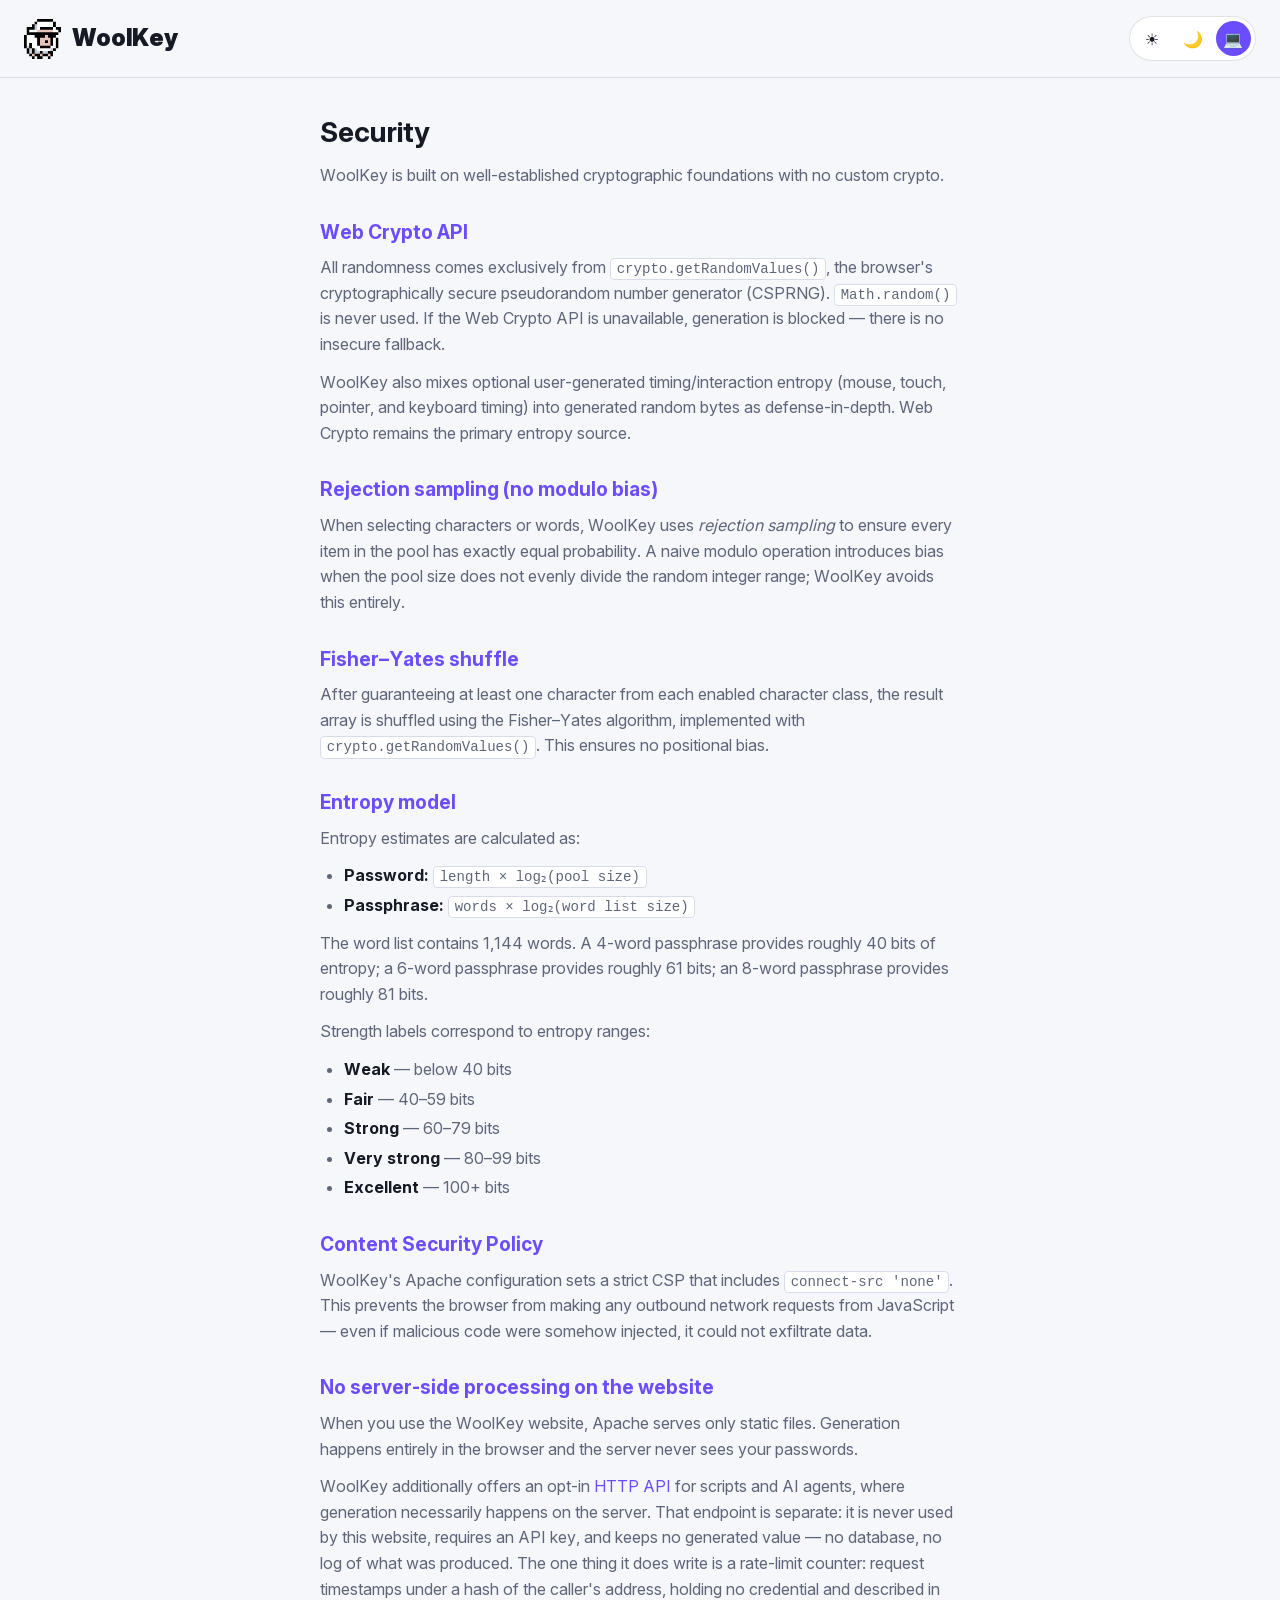
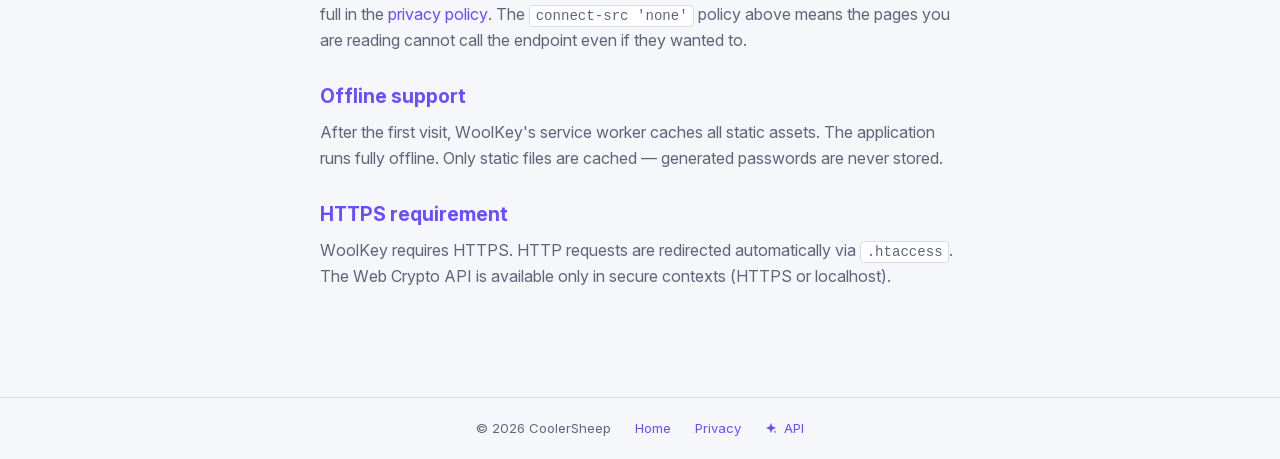
<file: security.html>
<!DOCTYPE html>
<html lang="en">
<head>
  <meta charset="UTF-8">
  <meta name="viewport" content="width=device-width, initial-scale=1.0">
  <title>Security — WoolKey</title>
  <meta name="description" content="WoolKey security model: Web Crypto API, entropy calculation, CSP, and offline behavior explained.">
  <meta name="theme-color" content="#0f1117">
  <link rel="icon" type="image/png" href="assets/favicon.png">
  <link rel="stylesheet" href="css/main.css?v=4">
</head>
<body>
<header class="site-header">
  <a href="./" class="logo" aria-label="WoolKey home"><img src="assets/logo.gif" alt="" width="112" height="120"><span>WoolKey</span></a>
  <div class="theme-switcher" role="group" aria-label="Theme">
    <button type="button" class="theme-btn" data-theme-choice="light" aria-label="Light mode" title="Light mode">☀️</button>
    <button type="button" class="theme-btn" data-theme-choice="dark" aria-label="Dark mode" title="Dark mode">🌙</button>
    <button type="button" class="theme-btn" data-theme-choice="system" aria-label="System theme" title="System theme">💻</button>
  </div>
</header>

<article class="prose" aria-label="Security model">
  <h1>Security</h1>
  <p>WoolKey is built on well-established cryptographic foundations with no custom crypto.</p>

  <h2>Web Crypto API</h2>
  <p>All randomness comes exclusively from <code>crypto.getRandomValues()</code>, the browser's
  cryptographically secure pseudorandom number generator (CSPRNG). <code>Math.random()</code>
  is never used. If the Web Crypto API is unavailable, generation is blocked — there is no
  insecure fallback.</p>
  <p>WoolKey also mixes optional user-generated timing/interaction entropy (mouse, touch,
  pointer, and keyboard timing) into generated random bytes as defense-in-depth. Web Crypto
  remains the primary entropy source.</p>

  <h2>Rejection sampling (no modulo bias)</h2>
  <p>When selecting characters or words, WoolKey uses <em>rejection sampling</em> to ensure
  every item in the pool has exactly equal probability. A naive modulo operation introduces
  bias when the pool size does not evenly divide the random integer range; WoolKey avoids
  this entirely.</p>

  <h2>Fisher–Yates shuffle</h2>
  <p>After guaranteeing at least one character from each enabled character class, the result
  array is shuffled using the Fisher–Yates algorithm, implemented with
  <code>crypto.getRandomValues()</code>. This ensures no positional bias.</p>

  <h2>Entropy model</h2>
  <p>Entropy estimates are calculated as:</p>
  <ul>
    <li><strong>Password:</strong> <code>length × log₂(pool size)</code></li>
    <li><strong>Passphrase:</strong> <code>words × log₂(word list size)</code></li>
  </ul>
  <p>The word list contains 1,144 words. A 4-word passphrase provides roughly
  40 bits of entropy; a 6-word passphrase provides roughly 61 bits; an 8-word passphrase
  provides roughly 81 bits.</p>
  <p>Strength labels correspond to entropy ranges:</p>
  <ul>
    <li><strong>Weak</strong> — below 40 bits</li>
    <li><strong>Fair</strong> — 40–59 bits</li>
    <li><strong>Strong</strong> — 60–79 bits</li>
    <li><strong>Very strong</strong> — 80–99 bits</li>
    <li><strong>Excellent</strong> — 100+ bits</li>
  </ul>

  <h2>Content Security Policy</h2>
  <p>WoolKey's Apache configuration sets a strict CSP that includes
  <code>connect-src 'none'</code>. This prevents the browser from making any outbound
  network requests from JavaScript — even if malicious code were somehow injected, it
  could not exfiltrate data.</p>

  <h2>No server-side processing on the website</h2>
  <p>When you use the WoolKey website, Apache serves only static files. Generation happens
  entirely in the browser and the server never sees your passwords.</p>
  <p>WoolKey additionally offers an opt-in <a href="api.html">HTTP API</a> for scripts and AI
  agents, where generation necessarily happens on the server. That endpoint is separate: it is
  never used by this website, requires an API key, and keeps no generated value — no database,
  no log of what was produced. The one thing it does write is a rate-limit counter: request
  timestamps under a hash of the caller's address, holding no credential and described in full
  in the <a href="privacy.html#rate-limiting">privacy policy</a>. The
  <code>connect-src 'none'</code> policy above means the pages you are reading cannot call the
  endpoint even if they wanted to.</p>

  <h2>Offline support</h2>
  <p>After the first visit, WoolKey's service worker caches all static assets. The application
  runs fully offline. Only static files are cached — generated passwords are never stored.</p>

  <h2>HTTPS requirement</h2>
  <p>WoolKey requires HTTPS. HTTP requests are redirected automatically via
  <code>.htaccess</code>. The Web Crypto API is available only in secure contexts (HTTPS or
  localhost).</p>
</article>

<footer class="site-footer">
  <span>© <span data-current-year></span> CoolerSheep</span>
  <a href="./">Home</a>
  <a href="privacy.html">Privacy</a>
  <a href="api.html" class="link-ai">
    <svg class="ai-star" viewBox="0 0 24 24" aria-hidden="true"><path d="M11 1.5l1.7 4.9a4.5 4.5 0 0 0 2.9 2.9l4.9 1.7-4.9 1.7a4.5 4.5 0 0 0-2.9 2.9L11 20.5l-1.7-4.9a4.5 4.5 0 0 0-2.9-2.9L1.5 11l4.9-1.7a4.5 4.5 0 0 0 2.9-2.9z"/><path d="M18.5 15.5l.7 2 2 .7-2 .7-.7 2-.7-2-2-.7 2-.7z"/></svg>
    API
  </a>
</footer>
<script src="js/site.js?v=4"></script>
</body>
</html>
</file>
<file: css/main.css>
/* ── Fonts ────────────────────────────────────────────────────── */
/* One variable file covers the whole 100–900 range, so the 900-weight logo
   costs nothing extra. Subset from the TTF in assets/ down to Latin +
   Latin-Ext — see tools/make-inter-woff2.py to rebuild it. */
@font-face {
  font-family: 'Inter';
  src: url('../assets/Inter-Variable.woff2') format('woff2');
  font-weight: 100 900;
  font-style: normal;
  font-display: swap;
}

/* ── Reset & base ─────────────────────────────────────────────── */
*, *::before, *::after { box-sizing: border-box; margin: 0; padding: 0; }

/* Form controls opt out of the inherited font by default, which would leave
   the buttons and inputs on the system UI face while everything else is Inter. */
button, input, select, textarea { font-family: inherit; }

:root {
  --color-bg:         #0f1117;
  --color-surface:    #1a1d27;
  --color-border:     #2a2d3a;
  --color-primary:    #7c6aff;
  --color-primary-h:  #9b8dff;
  --color-text:       #e8eaf0;
  --color-muted:      #8a8fa8;
  --color-success:    #4caf7d;
  --color-warn:       #e6a817;
  --color-danger:     #e05252;

  /* Buttons and chips outline themselves against the glass with this rather
     than the structural --color-border, which is too heavy for a control. */
  --control-line: rgba(255, 255, 255, 0.22);

  --radius:    0.5rem;
  --radius-lg: 1rem;
  --shadow:    0 2px 12px rgba(0,0,0,0.4);

  /* Strength level colours */
  --s0: var(--color-danger);
  --s1: var(--color-warn);
  --s2: #6cbf6c;
  --s3: var(--color-success);
  --s4: var(--color-primary);
}

:root[data-theme="light"] {
  --color-bg:         #f5f7fb;
  --color-surface:    #ffffff;
  --color-border:     #d7dce8;
  --color-primary:    #6b4dff;
  --color-primary-h:  #5a3dfa;
  --color-text:       #161a24;
  --color-muted:      #5f667a;
  --color-success:    #2f8f5b;
  --color-warn:       #b77b00;
  --color-danger:     #c83f3f;
  --shadow:           0 8px 24px rgba(26, 29, 39, 0.08);
  --control-line:     rgba(22, 26, 36, 0.12);
}

html { font-size: 16px; }
body {
  font-family: 'Inter', system-ui, -apple-system, 'Segoe UI', Roboto, sans-serif;
  background: var(--color-bg);
  color: var(--color-text);
  line-height: 1.6;
  /* Column layout so a short page (404, offline) still parks its footer at
     the bottom of the screen instead of leaving it halfway up. dvh tracks
     the mobile URL bar; the vh line is the fallback for browsers without it. */
  display: flex;
  flex-direction: column;
  min-height: 100vh;
  min-height: 100dvh;
}

a { color: var(--color-primary); text-decoration: none; }
a:hover { text-decoration: underline; }
a:focus-visible { outline: 2px solid var(--color-primary); outline-offset: 2px; border-radius: 2px; }

/* ── Scenic background ────────────────────────────────────────── */
/* Opt-in per page with <body class="scenic">. The photo pages are the
   landing, 404 and offline pages; the long-form prose pages stay on the
   flat background so body text keeps its full contrast. */

/* Glass, in the Apple sense: thin enough to read the scene through, held
   together by a bright top edge and a heavy drop shadow rather than by
   opacity. The saturation boost is what stops a blurred photo going grey. */
:root {
  --panel-bg:     rgba(26, 29, 39, 0.52);
  --panel-line:   rgba(255, 255, 255, 0.18);
  --panel-sheen:  rgba(255, 255, 255, 0.16);
  --panel-shadow: 0 12px 40px rgba(0, 0, 0, 0.34);
  --chrome-bg:    rgba(15, 17, 23, 0.42);
}
:root[data-theme="light"] {
  --panel-bg:     rgba(255, 255, 255, 0.55);
  --panel-line:   rgba(255, 255, 255, 0.65);
  --panel-sheen:  rgba(255, 255, 255, 0.75);
  --panel-shadow: 0 12px 40px rgba(26, 29, 39, 0.16);
  --chrome-bg:    rgba(245, 247, 251, 0.5);
}

/* The colour lives on <html> so the two photo layers can sit behind the
   page content on a negative z-index without being painted over by the
   body's own background. */
html { background: var(--color-bg); }
body.scenic { background: transparent; }

/* One fixed layer per theme, both always present and only the active one
   at full opacity — that is what makes the theme switch a cross-fade
   rather than a swap. Each layer carries a scrim gradient above the photo
   so header, footer and card text stay legible over the busy areas. */
body.scenic::before,
body.scenic::after {
  content: '';
  position: fixed;
  inset: 0;
  z-index: -2;
  pointer-events: none;
  background-repeat: no-repeat;
  background-position: center bottom;   /* horizon anchored to the bottom */
  background-size: cover;               /* fill, never distort */
  transition: opacity 700ms ease;
  /* Promote both layers. The frosted panels blur whatever sits behind them,
     and a composited backdrop can be sampled from a cached texture instead
     of being re-rasterised every time the card changes height. */
  transform: translateZ(0);
}

/* Day. The plain url() line is the fallback for browsers without
   image-set(); they simply never see the second declaration. */
body.scenic::before {
  opacity: 0;
  background-image:
    linear-gradient(180deg, rgba(245,247,251,0.62) 0%, rgba(245,247,251,0.30) 38%, rgba(245,247,251,0.50) 100%),
    url(../assets/herd-of-sheep-day.jpg);
  background-image:
    linear-gradient(180deg, rgba(245,247,251,0.62) 0%, rgba(245,247,251,0.30) 38%, rgba(245,247,251,0.50) 100%),
    image-set(url(../assets/herd-of-sheep-day.webp) type("image/webp"),
              url(../assets/herd-of-sheep-day.jpg) type("image/jpeg"));
}

/* Night. */
body.scenic::after {
  opacity: 1;
  background-image:
    linear-gradient(180deg, rgba(15,17,23,0.58) 0%, rgba(15,17,23,0.32) 38%, rgba(15,17,23,0.55) 100%),
    url(../assets/herd-of-sheep-night.jpg);
  background-image:
    linear-gradient(180deg, rgba(15,17,23,0.58) 0%, rgba(15,17,23,0.32) 38%, rgba(15,17,23,0.55) 100%),
    image-set(url(../assets/herd-of-sheep-night.webp) type("image/webp"),
              url(../assets/herd-of-sheep-night.jpg) type("image/jpeg"));
}

:root[data-theme="light"] body.scenic::before { opacity: 1; }
:root[data-theme="light"] body.scenic::after  { opacity: 0; }

/* site.js adds .theme-ready once the stored theme has been applied, so the
   very first paint settles on the right photo instantly instead of playing
   a night-to-day fade at every load. */
:root:not(.theme-ready) body.scenic::before,
:root:not(.theme-ready) body.scenic::after,
:root:not(.theme-ready) .fireflies { transition: none; }

/* Frosted panels. The card is the reading surface, so it keeps a solid-ish
   veil and blurs whatever sheep sit behind it.

   The card holds a fixed width but grows taller as the generated value wraps,
   and every resize recomputes the blur. The fireflies drift behind the glass
   too, so that backdrop is never static; the photo layers are composited and
   the card holds its own layer to keep the cost down. */
body.scenic .card,
body.scenic .error-page {
  background: var(--panel-bg);
  border: 1px solid var(--panel-line);
  backdrop-filter: blur(22px) saturate(180%);
  -webkit-backdrop-filter: blur(22px) saturate(180%);
  box-shadow: inset 0 1px 0 var(--panel-sheen), var(--panel-shadow);
}
body.scenic .card {
  /* Holds the blurred result on its own compositor layer across resizes,
     which is what stops the smearing while the slider is dragged. */
  will-change: backdrop-filter;
}
body.scenic .error-page {
  max-width: 34rem;
  margin: 2.5rem auto;
  border-radius: var(--radius-lg);
  min-height: 0;
  padding: 3rem 2rem;
  /* No box-shadow here: it would land after the rule above and drop the
     sheen that gives the panel its top edge. */
}

body.scenic .site-header,
body.scenic .site-footer {
  background: var(--chrome-bg);
  border-color: var(--panel-line);
  backdrop-filter: blur(20px) saturate(160%);
  -webkit-backdrop-filter: blur(20px) saturate(160%);
}

/* Without backdrop-filter the veil alone is not enough to separate text
   from the photo, so those browsers get the opaque surfaces back. */
@supports not ((backdrop-filter: blur(1px)) or (-webkit-backdrop-filter: blur(1px))) {
  body.scenic .card,
  body.scenic .error-page { background: var(--color-surface); }
  body.scenic .site-header,
  body.scenic .site-footer { background: var(--color-bg); }
}

/* ── Layout ───────────────────────────────────────────────────── */
.site-header {
  border-bottom: 1px solid var(--color-border);
  padding: 1rem 1.5rem;
  display: flex;
  align-items: center;
  justify-content: space-between;
  gap: 1rem;
  flex-wrap: wrap;
}
.logo {
  display: inline-flex;
  align-items: center;
  gap: 0.65rem;
  font-weight: 900;            /* the top of Inter's variable weight axis */
  letter-spacing: -0.015em;    /* heavy weights need the tracking pulled in */
  font-size: 1.45rem;
  color: var(--color-text);
  text-decoration: none;
}
/* The source GIF is 112×120, so it was being squashed into a 28px square as
   well as scaled down. Height drives, width follows, ratio preserved. */
.logo img {
  flex-shrink: 0;
  display: block;
  height: 2.5rem;
  width: auto;
}
.logo:hover { text-decoration: none; }
.theme-switcher {
  display: inline-flex;
  align-items: center;
  gap: 0.35rem;
  padding: 0.25rem;
  border: 1px solid var(--control-line);
  border-radius: 999px;
  background: var(--color-surface);
}
.theme-btn {
  width: 2.2rem;
  height: 2.2rem;
  border: 0;
  border-radius: 999px;
  background: transparent;
  color: var(--color-text);
  cursor: pointer;
  font-size: 1rem;
}
.theme-btn:hover { background: var(--color-border); }
.theme-btn.is-active {
  background: var(--color-primary);
  color: #fff;
}
.theme-btn:focus-visible { outline: 2px solid var(--color-primary); outline-offset: 2px; }

main {
  /* width:100% is load-bearing. <body> is a flex column (see the footer),
     and a flex item with auto cross-axis margins is not stretched — it gets
     sized to its content instead. Without this the card breathes in and out
     as the generated password gets longer or shorter. */
  width: 100%;
  max-width: 680px;
  margin: 2.5rem auto;
  padding: 0 1.25rem 4rem;
}

.card {
  background: var(--color-surface);
  border: 1px solid var(--color-border);
  border-radius: var(--radius-lg);
  padding: 1.75rem;
  box-shadow: var(--shadow);
  margin-bottom: 1.5rem;
}

/* ── Mode toggle ─────────────────────────────────────────────── */
.mode-toggle {
  display: flex;
  border: 1px solid var(--control-line);
  border-radius: var(--radius);
  overflow: hidden;
  margin-bottom: 1.5rem;
}
.mode-toggle button {
  flex: 1;
  padding: 0.55rem 1rem;
  background: transparent;
  border: none;
  color: var(--color-muted);
  cursor: pointer;
  font-size: 0.9rem;
  transition: background 0.15s, color 0.15s;
}
.mode-toggle button.active {
  background: var(--color-primary);
  color: #fff;
  font-weight: 600;
}
.mode-toggle button:hover:not(.active) { background: var(--color-border); color: var(--color-text); }
.mode-toggle button:focus-visible { outline: 2px solid var(--color-primary); outline-offset: -2px; }

/* ── Output area ─────────────────────────────────────────────── */
.output-wrapper {
  background: var(--color-bg);
  border: 1px solid var(--color-border);
  border-radius: var(--radius);
  padding: 1rem 1.25rem;
  margin-bottom: 1rem;
  display: flex;
  align-items: center;
  gap: 0.75rem;
  min-height: 3.5rem;
}
#output {
  flex: 1;
  font-family: 'Courier New', Courier, monospace;
  font-size: 1.05rem;
  letter-spacing: 0.03em;
  user-select: text;
  color: var(--color-text);
  /* Show the whole value, however long. It wraps rather than scrolling, so
     the card does grow with the password — that is the accepted trade for
     never hiding part of a credential behind a scrollbar. */
  min-width: 0;
  word-break: break-all;
}
.visibility-btn {
  flex-shrink: 0;
  display: inline-flex;
  align-items: center;
  justify-content: center;
  width: 2.4rem;
  height: 2.4rem;
  border: 0;
  border-radius: var(--radius);
  background: transparent;
  color: var(--color-muted);
  cursor: pointer;
  transition: color 0.15s, background 0.15s;
}
.visibility-btn:hover { color: var(--color-text); background: var(--color-border); }
.visibility-btn:focus-visible { outline: 2px solid var(--color-primary); outline-offset: 2px; }

/* ── Action buttons ──────────────────────────────────────────── */
.actions {
  display: flex;
  gap: 0.75rem;
  flex-wrap: wrap;
  margin-bottom: 1.25rem;
}
.btn {
  display: inline-flex;
  align-items: center;
  gap: 0.4rem;
  padding: 0.55rem 1.1rem;
  border-radius: var(--radius);
  border: 1px solid transparent;
  cursor: pointer;
  font-size: 0.9rem;
  font-weight: 500;
  transition: background 0.15s, border-color 0.15s, color 0.15s;
}
.btn:focus-visible { outline: 2px solid var(--color-primary); outline-offset: 2px; }
.btn-primary { background: var(--color-primary); color: #fff; }
.btn-primary:hover { background: var(--color-primary-h); }
.btn-outline {
  background: transparent;
  border-color: var(--control-line);
  color: var(--color-text);
}
.btn-outline:hover { background: var(--color-border); }

.copy-feedback {
  font-size: 0.82rem;
  color: var(--color-success);
  opacity: 0;
  transition: opacity 0.2s;
  align-self: center;
}
.copy-feedback.visible { opacity: 1; }

/* ── Strength indicator ──────────────────────────────────────── */
.strength-track {
  height: 6px;
  background: var(--color-border);
  border-radius: 99px;
  overflow: hidden;
  margin-bottom: 0.4rem;
}
/* The CSP sets style-src 'self', which blocks style attributes in the markup,
   so these two starting states have to live here. JavaScript setting
   element.style.* later is CSSOM and stays permitted.
   Without them the bar flashes full-width red, and both eye icons show, until
   the first script runs. */
.strength-bar {
  height: 100%;
  width: 0;
  border-radius: 99px;
  transition: width 0.3s ease, background 0.3s ease;
  background: var(--s0);
}
#icon-eye { display: none; }
.strength-bar.level-0 { background: var(--s0); }
.strength-bar.level-1 { background: var(--s1); }
.strength-bar.level-2 { background: var(--s2); }
.strength-bar.level-3 { background: var(--s3); }
.strength-bar.level-4 { background: var(--s4); }

.strength-row {
  display: flex;
  justify-content: space-between;
  font-size: 0.82rem;
  color: var(--color-muted);
  margin-bottom: 1.25rem;
}
.strength-label { font-weight: 600; }
.strength-label.level-0 { color: var(--s0); }
.strength-label.level-1 { color: var(--s1); }
.strength-label.level-2 { color: var(--s2); }
.strength-label.level-3 { color: var(--s3); }
.strength-label.level-4 { color: var(--s4); }

/* ── Options ─────────────────────────────────────────────────── */
.options-section h2 {
  font-size: 0.78rem;
  font-weight: 600;
  text-transform: uppercase;
  letter-spacing: 0.08em;
  color: var(--color-muted);
  margin-bottom: 1rem;
}

.option-row {
  display: flex;
  align-items: center;
  gap: 0.75rem;
  margin-bottom: 1.6rem;
}
.option-row label { flex: 1; font-size: 0.9rem; cursor: pointer; }
.option-row input[type="range"] {
  /* The label also grows, so an even split leaves the slider barely wider
     than it started. Weighting it 6:1 hands almost all the free space to the
     control, with a floor to stay draggable on a phone and a ceiling so it
     does not swallow the row. */
  flex: 6 1 auto;
  min-width: 130px;
  max-width: 320px;
  accent-color: var(--color-primary);
  cursor: pointer;
}
.option-value {
  min-width: 2.2rem;
  text-align: right;
  font-size: 0.9rem;
  font-variant-numeric: tabular-nums;
  color: var(--color-muted);
}

.toggle-group {
  display: flex;
  flex-wrap: wrap;
  gap: 0.6rem;
  margin-bottom: 0.85rem;
}

/* Custom checkbox */
.chk-label {
  display: inline-flex;
  align-items: center;
  gap: 0.45rem;
  font-size: 0.88rem;
  cursor: pointer;
  padding: 0.3rem 0.75rem;
  border: 1px solid var(--control-line);
  border-radius: var(--radius);
  transition: border-color 0.15s, background 0.15s;
  user-select: none;
}
.chk-label input[type="checkbox"] { accent-color: var(--color-primary); }
.chk-label:hover { border-color: var(--color-primary); }
.chk-label:has(input:checked) {
  border-color: var(--color-primary);
  background: rgba(124,106,255,0.08);
}
.chk-label:focus-within { outline: 2px solid var(--color-primary); outline-offset: 1px; border-radius: var(--radius); }

.field-row {
  display: flex;
  align-items: center;
  gap: 0.75rem;
  margin-bottom: 0.85rem;
}
.field-row label { font-size: 0.9rem; white-space: nowrap; }
.field-row input[type="text"],
.field-row select {
  /* A flex item defaults to min-width:auto, so the input refuses to shrink
     below the ~20 characters its size attribute implies and hangs off the
     side of a phone. */
  min-width: 0;
  flex: 1;
  background: var(--color-bg);
  border: 1px solid var(--color-border);
  border-radius: var(--radius);
  color: var(--color-text);
  padding: 0.4rem 0.7rem;
  font-size: 0.9rem;
}
.field-row input[type="text"]:focus,
.field-row select:focus {
  outline: 2px solid var(--color-primary);
  outline-offset: 0;
  border-color: transparent;
}

/* ── Info badge ──────────────────────────────────────────────── */
.privacy-badge {
  text-align: center;
  font-size: 0.82rem;
  color: var(--color-muted);
  margin-top: 0.5rem;
}
.privacy-badge strong { color: var(--color-text); }

/* ── Static page content ─────────────────────────────────────── */
/* width:100% for the same reason as main: <body> is a flex column, and a flex
   item with auto cross-axis margins is sized to its content rather than
   stretched. Without it this article grows to its max-content width — 658px
   of prose on a 375px phone, dragging the whole page sideways. */
.prose { width: 100%; max-width: 680px; margin: 2rem auto; padding: 0 1.25rem 4rem; }
.prose h1 { font-size: 1.75rem; margin-bottom: 0.5rem; }
.prose h2 { font-size: 1.2rem; margin: 1.75rem 0 0.5rem; color: var(--color-primary); }
.prose p  { color: var(--color-muted); margin-bottom: 0.75rem; }
.prose ul { color: var(--color-muted); padding-left: 1.5rem; margin-bottom: 0.75rem; }
.prose li { margin-bottom: 0.25rem; }
.prose code {
  background: var(--color-surface);
  border: 1px solid var(--color-border);
  border-radius: 4px;
  padding: 0.15em 0.4em;
  font-size: 0.88em;
}

/* ── API page ────────────────────────────────────────────────── */

/* The AI sparkle that marks anything agent-facing. Inherits the link colour
   via currentColor so it works in both themes and on hover. */
.ai-star {
  width: 1em;
  height: 1em;
  flex-shrink: 0;
  fill: currentColor;
  vertical-align: -0.125em;
}
.link-ai {
  display: inline-flex;
  align-items: center;
  gap: 0.35rem;
}

/* Page-title variant. This lives here rather than in a style attribute because
   the site CSP sets style-src 'self', which blocks inline styles outright. */
.ai-star-title {
  width: 0.9em;
  height: 0.9em;
  color: var(--color-primary);
  margin-right: 0.15em;
}

.prose h3 {
  font-size: 1rem;
  margin: 1.25rem 0 0.4rem;
  color: var(--color-text);
}
.prose strong { color: var(--color-text); }

/* Answer box — the one thing a reader is most likely to be looking for. */
.answer-box {
  background: var(--color-surface);
  border: 1px solid var(--color-border);
  border-left: 3px solid var(--color-primary);
  border-radius: var(--radius);
  padding: 1rem 1.25rem;
  margin: 1.25rem 0;
}
.answer-box p:last-child { margin-bottom: 0; }
.answer-box .answer-lead {
  color: var(--color-text);
  font-weight: 600;
  margin-bottom: 0.35rem;
}

.callout {
  border: 1px solid var(--color-border);
  border-radius: var(--radius);
  padding: 0.85rem 1.1rem;
  margin: 1.25rem 0;
  font-size: 0.9rem;
  color: var(--color-muted);
}
.callout p:last-child { margin-bottom: 0; }
.callout-warn   { border-left: 3px solid var(--color-warn); }
.callout-danger { border-left: 3px solid var(--color-danger); }
.callout-ok     { border-left: 3px solid var(--color-success); }

/* Numbered walkthrough */
.steps { list-style: none; padding: 0; margin: 1rem 0 1.5rem; counter-reset: step; }
.steps > li {
  counter-increment: step;
  position: relative;
  padding-left: 2.5rem;
  margin-bottom: 1.5rem;
  color: var(--color-muted);
}
.steps > li::before {
  content: counter(step);
  position: absolute;
  left: 0;
  top: 0;
  width: 1.75rem;
  height: 1.75rem;
  display: flex;
  align-items: center;
  justify-content: center;
  border-radius: 999px;
  background: var(--color-primary);
  color: #fff;
  font-size: 0.85rem;
  font-weight: 700;
  line-height: 1;
}
.steps > li > h3 { margin-top: 0.15rem; }

/* Code blocks. Long commands must scroll inside the block, never widen the
   page, so a phone can still read the surrounding text. */
.code-block { position: relative; margin: 0.75rem 0 1.25rem; }
.code-block pre {
  background: var(--color-surface);
  border: 1px solid var(--color-border);
  border-radius: var(--radius);
  padding: 0.9rem 1rem;
  overflow-x: auto;
  font-family: 'Courier New', Courier, monospace;
  font-size: 0.82rem;
  line-height: 1.65;
  color: var(--color-text);
  -webkit-overflow-scrolling: touch;
}
.code-block pre code {
  background: none;
  border: 0;
  padding: 0;
  font-size: inherit;
  white-space: pre;
}
.code-label {
  display: block;
  font-size: 0.72rem;
  text-transform: uppercase;
  letter-spacing: 0.08em;
  color: var(--color-muted);
  margin-bottom: 0.3rem;
}
.copy-code {
  position: absolute;
  top: 1.55rem;
  right: 0.5rem;
  padding: 0.2rem 0.55rem;
  font-size: 0.72rem;
  border: 1px solid var(--control-line);
  border-radius: 4px;
  background: var(--color-bg);
  color: var(--color-muted);
  cursor: pointer;
  opacity: 0;
  transition: opacity 0.15s, color 0.15s, border-color 0.15s;
}
.code-block:hover .copy-code,
.copy-code:focus-visible { opacity: 1; }
.copy-code:hover { color: var(--color-text); border-color: var(--color-primary); }
.copy-code.copied { color: var(--color-success); border-color: var(--color-success); opacity: 1; }
/* Touch devices never hover, so keep the button permanently visible there. */
@media (hover: none) {
  .copy-code { opacity: 1; }
}

/* Postman download buttons. Files are served from this site, so these are
   plain download links dressed as cards — no Postman account involved. */
.postman-downloads {
  display: flex;
  flex-wrap: wrap;
  gap: 0.75rem;
  margin: 1rem 0 0.75rem;
}
.postman-btn {
  display: flex;
  align-items: center;
  gap: 0.85rem;
  flex: 1 1 16rem;
  min-width: 0;
  padding: 0.85rem 1rem;
  border: 1px solid var(--color-border);
  border-radius: var(--radius);
  background: var(--color-surface);
  color: var(--color-text);
  text-decoration: none;
  transition: border-color 0.15s, background 0.15s, transform 0.15s;
}
.postman-btn:hover {
  border-color: #ff6c37;
  background: rgba(255, 108, 55, 0.06);
  text-decoration: none;
  transform: translateY(-1px);
}
.postman-btn:focus-visible { outline: 2px solid var(--color-primary); outline-offset: 2px; }
.postman-mark {
  width: 2.25rem;
  height: 2.25rem;
  flex-shrink: 0;
}
.postman-btn-text { display: flex; flex-direction: column; gap: 0.15rem; min-width: 0; }
.postman-btn-text strong { font-size: 0.95rem; }
.postman-btn-text small {
  font-size: 0.78rem;
  line-height: 1.45;
  color: var(--color-muted);
}
.postman-btn-text small code { font-size: 0.95em; }
.postman-note { font-size: 0.82rem; color: var(--color-muted); margin-bottom: 1.5rem; }

/* Reference tables */
.table-scroll { overflow-x: auto; margin: 0.75rem 0 1.5rem; }
.api-table {
  border-collapse: collapse;
  width: 100%;
  min-width: 30rem;
  font-size: 0.85rem;
}
.api-table th,
.api-table td {
  border-bottom: 1px solid var(--color-border);
  padding: 0.5rem 0.7rem;
  text-align: left;
  vertical-align: top;
  color: var(--color-muted);
}
.api-table th {
  color: var(--color-text);
  font-weight: 600;
  white-space: nowrap;
}
.api-table td code { white-space: nowrap; }

/* Endpoint list */
.endpoint {
  display: flex;
  align-items: baseline;
  gap: 0.6rem;
  flex-wrap: wrap;
  padding: 0.5rem 0;
  border-bottom: 1px solid var(--color-border);
  font-size: 0.88rem;
  color: var(--color-muted);
}
.method {
  font-family: 'Courier New', Courier, monospace;
  font-size: 0.72rem;
  font-weight: 700;
  padding: 0.15rem 0.45rem;
  border-radius: 4px;
  background: var(--color-border);
  color: var(--color-text);
  letter-spacing: 0.04em;
}
.method-post { background: var(--color-primary); color: #fff; }

/* ── Footer ──────────────────────────────────────────────────── */
.site-footer {
  margin-top: auto;   /* eats the leftover column space — see body */
  border-top: 1px solid var(--color-border);
  padding: 1.25rem 1.5rem;
  text-align: center;
  font-size: 0.82rem;
  color: var(--color-muted);
  display: flex;
  flex-wrap: wrap;
  justify-content: center;
  align-items: center;
  gap: 0.5rem 1.5rem;
}

/* ── Offline / 404 pages ─────────────────────────────────────── */
.error-page {
  display: flex;
  flex-direction: column;
  align-items: center;
  justify-content: center;
  min-height: 60vh;
  text-align: center;
  padding: 2rem;
  gap: 1rem;
}
.error-page h1 { font-size: 2rem; }
.error-page p  { color: var(--color-muted); }

/* ── Responsive ──────────────────────────────────────────────── */
@media (max-width: 500px) {
  .site-header { align-items: flex-start; }
  .actions { flex-direction: column; }
  .actions .btn { width: 100%; justify-content: center; }
  .option-row input[type="range"] { min-width: 110px; }

  /* Side by side, the label leaves the control about 135px on a phone —
     enough to not overflow, not enough to read what you typed. Stack them. */
  .field-row { flex-wrap: wrap; gap: 0.35rem; }
  .field-row label { flex: 1 0 100%; }
  .field-row input[type="text"],
  .field-row select { flex: 1 0 100%; }
}

/* ── Reduced motion ──────────────────────────────────────────── */
@media (prefers-reduced-motion: reduce) {
  *, *::before, *::after { transition: none !important; }
}

/* ── High contrast ───────────────────────────────────────────── */
@media (forced-colors: active) {
  .btn-primary { border: 1px solid ButtonText; }
  .strength-bar { forced-color-adjust: none; }
}
</file>
<file: css/fireflies.css>
/* ==============================================================
   fireflies.css — decorative firefly swarm for the night scene.

   Loaded only by the pages that carry the sheep background
   (index, 404, offline). The whole layer is invisible in the light
   theme and cross-fades in with the night photo.

   Every keyframe below is pre-generated: the site CSP sets
   style-src 'self', so the per-firefly randomness cannot be handed
   out as inline style attributes at runtime the way the original
   Sass pen did. Regenerate rather than hand-edit — see
   assets/fireflies.txt for the source the effect came from.
   ============================================================== */

.fireflies {
  position: fixed;
  inset: 0;
  /* Between the photo layers (-2) and the page content, so the swarm drifts
     behind the glass and is seen through it. That does put 15 permanently
     animating elements inside the frosted panels' backdrop, which the
     compositor cannot cache — acceptable now that the card no longer
     changes width on every keystroke. pointer-events stays none. */
  z-index: -1;
  overflow: hidden;
  pointer-events: none;
  opacity: 0;
  transition: opacity 700ms ease;
}
:root[data-theme="dark"] .fireflies { opacity: 1; }

.firefly {
  position: absolute;
  left: 50%;
  top: 50%;
  width: clamp(2px, 0.4vw, 5px);
  height: clamp(2px, 0.4vw, 5px);
  /* The pseudo-elements orbit a point 10vw to their left, so the whole
     firefly is nudged 9.8vw right to keep that orbit centred. */
  margin: -0.2vw 0 0 9.8vw;
  animation: ease 200s alternate infinite;
  will-change: transform;
}

.firefly::before,
.firefly::after {
  content: '';
  position: absolute;
  inset: 0;
  border-radius: 50%;
  transform-origin: -10vw;
}

/* The body of the insect — a dark speck that is only visible against
   the glow it casts. */
.firefly::before {
  background: #000;
  opacity: 0.4;
  animation: firefly-drift ease alternate infinite;
}

/* The lantern. Dark until flash() fires, then a brief warm burst. */
.firefly::after {
  background: #fff;
  opacity: 0;
  box-shadow: 0 0 0 0 #ffe066;
  animation: firefly-drift ease alternate infinite, firefly-flash ease infinite;
}

@keyframes firefly-drift {
  0%   { transform: rotate(0deg); }
  100% { transform: rotate(360deg); }
}

@keyframes firefly-flash {
  0%, 30%, 100% { opacity: 0; box-shadow: 0 0 0vw 0vw #ffe066; }
  5%            { opacity: 1; box-shadow: 0 0 2vw 0.4vw #ffe066; }
}

/* Pure decoration: nothing here conveys meaning, so it all goes away
   when the visitor asks for less motion. */
@media (prefers-reduced-motion: reduce) {
  .fireflies { display: none; }
}

/* ── Per-firefly randomisation ─────────────────────────────── */

.firefly:nth-child(1) { animation-name: firefly-move-1; }
.firefly:nth-child(1)::before { animation-duration: 16s; }
.firefly:nth-child(1)::after {
  animation-duration: 16s, 7150ms;
  animation-delay: 0ms, 2691ms;
}
@keyframes firefly-move-1 {
  0% { transform: translateX(-19vw) translateY(34vh) scale(0.68); }
  5.88% { transform: translateX(47vw) translateY(16vh) scale(0.35); }
  11.76% { transform: translateX(24vw) translateY(32vh) scale(0.36); }
  17.65% { transform: translateX(22vw) translateY(-19vh) scale(0.92); }
  23.53% { transform: translateX(0vw) translateY(-42vh) scale(0.89); }
  29.41% { transform: translateX(-33vw) translateY(27vh) scale(0.47); }
  35.29% { transform: translateX(43vw) translateY(-26vh) scale(0.92); }
  41.18% { transform: translateX(-28vw) translateY(44vh) scale(0.74); }
  47.06% { transform: translateX(40vw) translateY(44vh) scale(0.26); }
  52.94% { transform: translateX(12vw) translateY(26vh) scale(1); }
  58.82% { transform: translateX(41vw) translateY(21vh) scale(0.37); }
  64.71% { transform: translateX(6vw) translateY(-17vh) scale(0.63); }
  70.59% { transform: translateX(13vw) translateY(-36vh) scale(0.3); }
  76.47% { transform: translateX(-1vw) translateY(-40vh) scale(0.39); }
  82.35% { transform: translateX(22vw) translateY(16vh) scale(0.7); }
  88.24% { transform: translateX(47vw) translateY(-14vh) scale(0.32); }
  94.12% { transform: translateX(19vw) translateY(40vh) scale(0.67); }
  100% { transform: translateX(3vw) translateY(13vh) scale(0.61); }
}

.firefly:nth-child(2) { animation-name: firefly-move-2; }
.firefly:nth-child(2)::before { animation-duration: 16s; }
.firefly:nth-child(2)::after {
  animation-duration: 16s, 10242ms;
  animation-delay: 0ms, 4569ms;
}
@keyframes firefly-move-2 {
  0% { transform: translateX(43vw) translateY(12vh) scale(0.35); }
  4.76% { transform: translateX(-10vw) translateY(-36vh) scale(0.83); }
  9.52% { transform: translateX(-26vw) translateY(-39vh) scale(0.72); }
  14.29% { transform: translateX(4vw) translateY(-5vh) scale(0.51); }
  19.05% { transform: translateX(-37vw) translateY(15vh) scale(0.87); }
  23.81% { transform: translateX(-3vw) translateY(-49vh) scale(0.56); }
  28.57% { transform: translateX(23vw) translateY(50vh) scale(0.81); }
  33.33% { transform: translateX(35vw) translateY(-18vh) scale(0.94); }
  38.1% { transform: translateX(-47vw) translateY(39vh) scale(0.75); }
  42.86% { transform: translateX(20vw) translateY(-18vh) scale(1); }
  47.62% { transform: translateX(25vw) translateY(48vh) scale(0.98); }
  52.38% { transform: translateX(45vw) translateY(47vh) scale(0.85); }
  57.14% { transform: translateX(-27vw) translateY(-23vh) scale(0.4); }
  61.9% { transform: translateX(-10vw) translateY(22vh) scale(0.39); }
  66.67% { transform: translateX(-13vw) translateY(-28vh) scale(0.26); }
  71.43% { transform: translateX(32vw) translateY(-6vh) scale(0.58); }
  76.19% { transform: translateX(32vw) translateY(45vh) scale(0.57); }
  80.95% { transform: translateX(-31vw) translateY(11vh) scale(0.56); }
  85.71% { transform: translateX(-28vw) translateY(-45vh) scale(0.49); }
  90.48% { transform: translateX(27vw) translateY(38vh) scale(0.51); }
  95.24% { transform: translateX(-27vw) translateY(-17vh) scale(0.7); }
  100% { transform: translateX(-42vw) translateY(-38vh) scale(0.31); }
}

.firefly:nth-child(3) { animation-name: firefly-move-3; }
.firefly:nth-child(3)::before { animation-duration: 16s; }
.firefly:nth-child(3)::after {
  animation-duration: 16s, 9940ms;
  animation-delay: 0ms, 4749ms;
}
@keyframes firefly-move-3 {
  0% { transform: translateX(-31vw) translateY(48vh) scale(0.25); }
  6.25% { transform: translateX(41vw) translateY(21vh) scale(0.58); }
  12.5% { transform: translateX(-44vw) translateY(19vh) scale(0.49); }
  18.75% { transform: translateX(-41vw) translateY(17vh) scale(0.28); }
  25% { transform: translateX(-39vw) translateY(-33vh) scale(0.36); }
  31.25% { transform: translateX(16vw) translateY(-13vh) scale(0.61); }
  37.5% { transform: translateX(39vw) translateY(35vh) scale(0.59); }
  43.75% { transform: translateX(-45vw) translateY(-50vh) scale(0.62); }
  50% { transform: translateX(21vw) translateY(-39vh) scale(0.78); }
  56.25% { transform: translateX(-35vw) translateY(-45vh) scale(0.29); }
  62.5% { transform: translateX(36vw) translateY(-25vh) scale(0.75); }
  68.75% { transform: translateX(34vw) translateY(34vh) scale(0.49); }
  75% { transform: translateX(0vw) translateY(15vh) scale(0.41); }
  81.25% { transform: translateX(5vw) translateY(-26vh) scale(0.98); }
  87.5% { transform: translateX(-35vw) translateY(41vh) scale(0.63); }
  93.75% { transform: translateX(-20vw) translateY(-26vh) scale(0.95); }
  100% { transform: translateX(-17vw) translateY(27vh) scale(0.79); }
}

.firefly:nth-child(4) { animation-name: firefly-move-4; }
.firefly:nth-child(4)::before { animation-duration: 13s; }
.firefly:nth-child(4)::after {
  animation-duration: 13s, 10743ms;
  animation-delay: 0ms, 7253ms;
}
@keyframes firefly-move-4 {
  0% { transform: translateX(23vw) translateY(26vh) scale(0.26); }
  5.56% { transform: translateX(9vw) translateY(41vh) scale(0.26); }
  11.11% { transform: translateX(13vw) translateY(34vh) scale(0.75); }
  16.67% { transform: translateX(-31vw) translateY(-1vh) scale(0.93); }
  22.22% { transform: translateX(-16vw) translateY(-48vh) scale(0.42); }
  27.78% { transform: translateX(27vw) translateY(-23vh) scale(0.25); }
  33.33% { transform: translateX(21vw) translateY(7vh) scale(0.67); }
  38.89% { transform: translateX(-46vw) translateY(2vh) scale(0.86); }
  44.44% { transform: translateX(-47vw) translateY(36vh) scale(0.79); }
  50% { transform: translateX(-11vw) translateY(-21vh) scale(0.75); }
  55.56% { transform: translateX(-40vw) translateY(31vh) scale(0.86); }
  61.11% { transform: translateX(27vw) translateY(-5vh) scale(0.96); }
  66.67% { transform: translateX(-23vw) translateY(-28vh) scale(0.83); }
  72.22% { transform: translateX(-39vw) translateY(10vh) scale(0.57); }
  77.78% { transform: translateX(37vw) translateY(-44vh) scale(0.91); }
  83.33% { transform: translateX(-45vw) translateY(2vh) scale(0.39); }
  88.89% { transform: translateX(33vw) translateY(-37vh) scale(0.44); }
  94.44% { transform: translateX(-45vw) translateY(-47vh) scale(0.42); }
  100% { transform: translateX(-16vw) translateY(-4vh) scale(0.99); }
}

.firefly:nth-child(5) { animation-name: firefly-move-5; }
.firefly:nth-child(5)::before { animation-duration: 11s; }
.firefly:nth-child(5)::after {
  animation-duration: 11s, 5723ms;
  animation-delay: 0ms, 3561ms;
}
@keyframes firefly-move-5 {
  0% { transform: translateX(-4vw) translateY(-13vh) scale(0.8); }
  4.55% { transform: translateX(5vw) translateY(48vh) scale(0.96); }
  9.09% { transform: translateX(32vw) translateY(-29vh) scale(0.5); }
  13.64% { transform: translateX(-47vw) translateY(-48vh) scale(0.76); }
  18.18% { transform: translateX(-5vw) translateY(-19vh) scale(0.88); }
  22.73% { transform: translateX(-36vw) translateY(9vh) scale(1); }
  27.27% { transform: translateX(-1vw) translateY(7vh) scale(0.91); }
  31.82% { transform: translateX(-2vw) translateY(45vh) scale(0.77); }
  36.36% { transform: translateX(28vw) translateY(-7vh) scale(0.63); }
  40.91% { transform: translateX(25vw) translateY(31vh) scale(0.6); }
  45.45% { transform: translateX(-9vw) translateY(31vh) scale(0.66); }
  50% { transform: translateX(-30vw) translateY(-36vh) scale(0.59); }
  54.55% { transform: translateX(0vw) translateY(33vh) scale(0.45); }
  59.09% { transform: translateX(-35vw) translateY(2vh) scale(0.78); }
  63.64% { transform: translateX(-30vw) translateY(13vh) scale(0.52); }
  68.18% { transform: translateX(-14vw) translateY(-33vh) scale(0.5); }
  72.73% { transform: translateX(-3vw) translateY(36vh) scale(0.47); }
  77.27% { transform: translateX(-7vw) translateY(6vh) scale(0.86); }
  81.82% { transform: translateX(34vw) translateY(40vh) scale(0.42); }
  86.36% { transform: translateX(8vw) translateY(27vh) scale(0.91); }
  90.91% { transform: translateX(28vw) translateY(-23vh) scale(0.86); }
  95.45% { transform: translateX(-20vw) translateY(-46vh) scale(0.94); }
  100% { transform: translateX(19vw) translateY(22vh) scale(0.49); }
}

.firefly:nth-child(6) { animation-name: firefly-move-6; }
.firefly:nth-child(6)::before { animation-duration: 18s; }
.firefly:nth-child(6)::after {
  animation-duration: 18s, 8142ms;
  animation-delay: 0ms, 519ms;
}
@keyframes firefly-move-6 {
  0% { transform: translateX(-13vw) translateY(-21vh) scale(0.93); }
  4.55% { transform: translateX(10vw) translateY(36vh) scale(0.5); }
  9.09% { transform: translateX(13vw) translateY(4vh) scale(0.83); }
  13.64% { transform: translateX(-26vw) translateY(-34vh) scale(0.97); }
  18.18% { transform: translateX(-45vw) translateY(-18vh) scale(0.52); }
  22.73% { transform: translateX(9vw) translateY(-44vh) scale(0.94); }
  27.27% { transform: translateX(29vw) translateY(-32vh) scale(0.25); }
  31.82% { transform: translateX(9vw) translateY(0vh) scale(0.65); }
  36.36% { transform: translateX(-38vw) translateY(-1vh) scale(0.71); }
  40.91% { transform: translateX(-21vw) translateY(25vh) scale(0.42); }
  45.45% { transform: translateX(16vw) translateY(-2vh) scale(0.36); }
  50% { transform: translateX(-34vw) translateY(20vh) scale(0.79); }
  54.55% { transform: translateX(38vw) translateY(-31vh) scale(0.26); }
  59.09% { transform: translateX(4vw) translateY(49vh) scale(0.64); }
  63.64% { transform: translateX(3vw) translateY(26vh) scale(0.47); }
  68.18% { transform: translateX(-22vw) translateY(7vh) scale(0.47); }
  72.73% { transform: translateX(44vw) translateY(35vh) scale(0.39); }
  77.27% { transform: translateX(11vw) translateY(28vh) scale(0.83); }
  81.82% { transform: translateX(-47vw) translateY(-48vh) scale(0.4); }
  86.36% { transform: translateX(47vw) translateY(-49vh) scale(0.34); }
  90.91% { transform: translateX(-25vw) translateY(-48vh) scale(0.49); }
  95.45% { transform: translateX(-34vw) translateY(-14vh) scale(0.65); }
  100% { transform: translateX(-21vw) translateY(-43vh) scale(0.27); }
}

.firefly:nth-child(7) { animation-name: firefly-move-7; }
.firefly:nth-child(7)::before { animation-duration: 13s; }
.firefly:nth-child(7)::after {
  animation-duration: 13s, 7160ms;
  animation-delay: 0ms, 8384ms;
}
@keyframes firefly-move-7 {
  0% { transform: translateX(-30vw) translateY(41vh) scale(0.97); }
  4.17% { transform: translateX(-11vw) translateY(17vh) scale(0.79); }
  8.33% { transform: translateX(-42vw) translateY(-41vh) scale(0.36); }
  12.5% { transform: translateX(-13vw) translateY(42vh) scale(0.56); }
  16.67% { transform: translateX(-17vw) translateY(24vh) scale(0.48); }
  20.83% { transform: translateX(-32vw) translateY(14vh) scale(0.84); }
  25% { transform: translateX(-14vw) translateY(28vh) scale(0.82); }
  29.17% { transform: translateX(50vw) translateY(-30vh) scale(0.85); }
  33.33% { transform: translateX(-1vw) translateY(-42vh) scale(0.85); }
  37.5% { transform: translateX(49vw) translateY(32vh) scale(0.49); }
  41.67% { transform: translateX(-41vw) translateY(-26vh) scale(0.72); }
  45.83% { transform: translateX(-5vw) translateY(46vh) scale(0.73); }
  50% { transform: translateX(-10vw) translateY(-20vh) scale(0.48); }
  54.17% { transform: translateX(20vw) translateY(19vh) scale(0.73); }
  58.33% { transform: translateX(-28vw) translateY(8vh) scale(0.5); }
  62.5% { transform: translateX(25vw) translateY(-36vh) scale(0.89); }
  66.67% { transform: translateX(-11vw) translateY(46vh) scale(0.46); }
  70.83% { transform: translateX(-44vw) translateY(32vh) scale(0.33); }
  75% { transform: translateX(-25vw) translateY(25vh) scale(0.93); }
  79.17% { transform: translateX(-44vw) translateY(-5vh) scale(0.38); }
  83.33% { transform: translateX(-50vw) translateY(10vh) scale(0.79); }
  87.5% { transform: translateX(-50vw) translateY(-38vh) scale(0.35); }
  91.67% { transform: translateX(-1vw) translateY(-46vh) scale(0.32); }
  95.83% { transform: translateX(-50vw) translateY(-29vh) scale(0.34); }
  100% { transform: translateX(33vw) translateY(1vh) scale(0.48); }
}

.firefly:nth-child(8) { animation-name: firefly-move-8; }
.firefly:nth-child(8)::before { animation-duration: 8s; }
.firefly:nth-child(8)::after {
  animation-duration: 8s, 6956ms;
  animation-delay: 0ms, 4768ms;
}
@keyframes firefly-move-8 {
  0% { transform: translateX(30vw) translateY(16vh) scale(0.64); }
  4.35% { transform: translateX(-49vw) translateY(-31vh) scale(0.39); }
  8.7% { transform: translateX(-32vw) translateY(-9vh) scale(0.84); }
  13.04% { transform: translateX(17vw) translateY(-30vh) scale(0.6); }
  17.39% { transform: translateX(-14vw) translateY(38vh) scale(0.26); }
  21.74% { transform: translateX(-39vw) translateY(-21vh) scale(0.31); }
  26.09% { transform: translateX(49vw) translateY(11vh) scale(0.95); }
  30.43% { transform: translateX(-44vw) translateY(-27vh) scale(0.25); }
  34.78% { transform: translateX(-8vw) translateY(13vh) scale(0.26); }
  39.13% { transform: translateX(12vw) translateY(-35vh) scale(0.94); }
  43.48% { transform: translateX(-24vw) translateY(-33vh) scale(0.45); }
  47.83% { transform: translateX(17vw) translateY(19vh) scale(0.93); }
  52.17% { transform: translateX(1vw) translateY(2vh) scale(0.25); }
  56.52% { transform: translateX(-50vw) translateY(-47vh) scale(0.62); }
  60.87% { transform: translateX(11vw) translateY(26vh) scale(0.5); }
  65.22% { transform: translateX(14vw) translateY(21vh) scale(0.69); }
  69.57% { transform: translateX(-7vw) translateY(33vh) scale(0.96); }
  73.91% { transform: translateX(-11vw) translateY(-29vh) scale(0.59); }
  78.26% { transform: translateX(-5vw) translateY(41vh) scale(0.74); }
  82.61% { transform: translateX(25vw) translateY(-38vh) scale(0.79); }
  86.96% { transform: translateX(-25vw) translateY(42vh) scale(0.45); }
  91.3% { transform: translateX(32vw) translateY(17vh) scale(1); }
  95.65% { transform: translateX(-40vw) translateY(42vh) scale(0.7); }
  100% { transform: translateX(18vw) translateY(30vh) scale(0.59); }
}

.firefly:nth-child(9) { animation-name: firefly-move-9; }
.firefly:nth-child(9)::before { animation-duration: 18s; }
.firefly:nth-child(9)::after {
  animation-duration: 18s, 6459ms;
  animation-delay: 0ms, 5515ms;
}
@keyframes firefly-move-9 {
  0% { transform: translateX(-2vw) translateY(15vh) scale(0.59); }
  5.56% { transform: translateX(-6vw) translateY(-22vh) scale(0.75); }
  11.11% { transform: translateX(-44vw) translateY(-48vh) scale(0.77); }
  16.67% { transform: translateX(-29vw) translateY(-5vh) scale(0.88); }
  22.22% { transform: translateX(16vw) translateY(-34vh) scale(0.85); }
  27.78% { transform: translateX(-33vw) translateY(-17vh) scale(0.72); }
  33.33% { transform: translateX(-40vw) translateY(36vh) scale(0.49); }
  38.89% { transform: translateX(-30vw) translateY(-6vh) scale(0.68); }
  44.44% { transform: translateX(16vw) translateY(4vh) scale(0.44); }
  50% { transform: translateX(17vw) translateY(-37vh) scale(0.6); }
  55.56% { transform: translateX(2vw) translateY(29vh) scale(0.83); }
  61.11% { transform: translateX(42vw) translateY(-18vh) scale(0.83); }
  66.67% { transform: translateX(-47vw) translateY(-40vh) scale(0.68); }
  72.22% { transform: translateX(32vw) translateY(16vh) scale(0.53); }
  77.78% { transform: translateX(-47vw) translateY(8vh) scale(0.35); }
  83.33% { transform: translateX(-45vw) translateY(41vh) scale(0.98); }
  88.89% { transform: translateX(-16vw) translateY(10vh) scale(0.31); }
  94.44% { transform: translateX(-38vw) translateY(-14vh) scale(0.57); }
  100% { transform: translateX(23vw) translateY(38vh) scale(0.89); }
}

.firefly:nth-child(10) { animation-name: firefly-move-10; }
.firefly:nth-child(10)::before { animation-duration: 15s; }
.firefly:nth-child(10)::after {
  animation-duration: 15s, 8012ms;
  animation-delay: 0ms, 4984ms;
}
@keyframes firefly-move-10 {
  0% { transform: translateX(20vw) translateY(14vh) scale(0.81); }
  4% { transform: translateX(35vw) translateY(-23vh) scale(0.52); }
  8% { transform: translateX(50vw) translateY(5vh) scale(0.92); }
  12% { transform: translateX(42vw) translateY(-48vh) scale(0.38); }
  16% { transform: translateX(47vw) translateY(15vh) scale(0.73); }
  20% { transform: translateX(27vw) translateY(11vh) scale(0.4); }
  24% { transform: translateX(-43vw) translateY(49vh) scale(0.86); }
  28% { transform: translateX(45vw) translateY(50vh) scale(0.25); }
  32% { transform: translateX(-6vw) translateY(-20vh) scale(0.39); }
  36% { transform: translateX(23vw) translateY(45vh) scale(0.86); }
  40% { transform: translateX(13vw) translateY(-48vh) scale(0.75); }
  44% { transform: translateX(16vw) translateY(31vh) scale(0.65); }
  48% { transform: translateX(-47vw) translateY(-28vh) scale(0.83); }
  52% { transform: translateX(6vw) translateY(41vh) scale(0.47); }
  56% { transform: translateX(-49vw) translateY(-18vh) scale(0.68); }
  60% { transform: translateX(2vw) translateY(-18vh) scale(0.58); }
  64% { transform: translateX(-31vw) translateY(32vh) scale(0.53); }
  68% { transform: translateX(-25vw) translateY(23vh) scale(0.79); }
  72% { transform: translateX(35vw) translateY(-2vh) scale(0.48); }
  76% { transform: translateX(-6vw) translateY(9vh) scale(0.81); }
  80% { transform: translateX(41vw) translateY(30vh) scale(0.99); }
  84% { transform: translateX(14vw) translateY(39vh) scale(0.74); }
  88% { transform: translateX(4vw) translateY(-49vh) scale(0.43); }
  92% { transform: translateX(-42vw) translateY(42vh) scale(0.62); }
  96% { transform: translateX(10vw) translateY(-5vh) scale(0.83); }
  100% { transform: translateX(44vw) translateY(-32vh) scale(0.32); }
}

.firefly:nth-child(11) { animation-name: firefly-move-11; }
.firefly:nth-child(11)::before { animation-duration: 16s; }
.firefly:nth-child(11)::after {
  animation-duration: 16s, 7474ms;
  animation-delay: 0ms, 1379ms;
}
@keyframes firefly-move-11 {
  0% { transform: translateX(-16vw) translateY(44vh) scale(0.63); }
  5% { transform: translateX(-25vw) translateY(42vh) scale(0.61); }
  10% { transform: translateX(-20vw) translateY(45vh) scale(0.55); }
  15% { transform: translateX(28vw) translateY(-10vh) scale(0.82); }
  20% { transform: translateX(26vw) translateY(-36vh) scale(0.86); }
  25% { transform: translateX(3vw) translateY(-28vh) scale(0.95); }
  30% { transform: translateX(17vw) translateY(43vh) scale(0.93); }
  35% { transform: translateX(40vw) translateY(-34vh) scale(0.75); }
  40% { transform: translateX(16vw) translateY(26vh) scale(0.8); }
  45% { transform: translateX(-22vw) translateY(30vh) scale(0.82); }
  50% { transform: translateX(-37vw) translateY(32vh) scale(0.41); }
  55% { transform: translateX(18vw) translateY(-47vh) scale(0.6); }
  60% { transform: translateX(-7vw) translateY(-16vh) scale(0.59); }
  65% { transform: translateX(38vw) translateY(10vh) scale(0.33); }
  70% { transform: translateX(24vw) translateY(-15vh) scale(0.26); }
  75% { transform: translateX(41vw) translateY(-16vh) scale(0.86); }
  80% { transform: translateX(27vw) translateY(7vh) scale(0.32); }
  85% { transform: translateX(23vw) translateY(-27vh) scale(1); }
  90% { transform: translateX(-44vw) translateY(-27vh) scale(0.75); }
  95% { transform: translateX(14vw) translateY(-24vh) scale(0.87); }
  100% { transform: translateX(-43vw) translateY(-38vh) scale(0.9); }
}

.firefly:nth-child(12) { animation-name: firefly-move-12; }
.firefly:nth-child(12)::before { animation-duration: 11s; }
.firefly:nth-child(12)::after {
  animation-duration: 11s, 10200ms;
  animation-delay: 0ms, 3797ms;
}
@keyframes firefly-move-12 {
  0% { transform: translateX(-16vw) translateY(39vh) scale(0.68); }
  4.17% { transform: translateX(-15vw) translateY(-47vh) scale(0.86); }
  8.33% { transform: translateX(36vw) translateY(48vh) scale(0.28); }
  12.5% { transform: translateX(-18vw) translateY(-31vh) scale(0.49); }
  16.67% { transform: translateX(-15vw) translateY(-20vh) scale(0.31); }
  20.83% { transform: translateX(-49vw) translateY(-15vh) scale(0.81); }
  25% { transform: translateX(30vw) translateY(43vh) scale(0.57); }
  29.17% { transform: translateX(-28vw) translateY(7vh) scale(0.48); }
  33.33% { transform: translateX(19vw) translateY(-10vh) scale(0.35); }
  37.5% { transform: translateX(-19vw) translateY(1vh) scale(0.67); }
  41.67% { transform: translateX(4vw) translateY(4vh) scale(0.71); }
  45.83% { transform: translateX(12vw) translateY(13vh) scale(0.41); }
  50% { transform: translateX(-31vw) translateY(16vh) scale(0.31); }
  54.17% { transform: translateX(-24vw) translateY(-49vh) scale(0.45); }
  58.33% { transform: translateX(-20vw) translateY(31vh) scale(0.92); }
  62.5% { transform: translateX(37vw) translateY(8vh) scale(0.3); }
  66.67% { transform: translateX(28vw) translateY(34vh) scale(0.77); }
  70.83% { transform: translateX(40vw) translateY(29vh) scale(0.56); }
  75% { transform: translateX(36vw) translateY(-26vh) scale(0.7); }
  79.17% { transform: translateX(-20vw) translateY(12vh) scale(0.95); }
  83.33% { transform: translateX(-3vw) translateY(-9vh) scale(0.27); }
  87.5% { transform: translateX(-45vw) translateY(34vh) scale(0.97); }
  91.67% { transform: translateX(-13vw) translateY(-16vh) scale(0.88); }
  95.83% { transform: translateX(49vw) translateY(34vh) scale(0.83); }
  100% { transform: translateX(30vw) translateY(26vh) scale(0.62); }
}

.firefly:nth-child(13) { animation-name: firefly-move-13; }
.firefly:nth-child(13)::before { animation-duration: 17s; }
.firefly:nth-child(13)::after {
  animation-duration: 17s, 5630ms;
  animation-delay: 0ms, 6729ms;
}
@keyframes firefly-move-13 {
  0% { transform: translateX(-33vw) translateY(35vh) scale(0.75); }
  4.17% { transform: translateX(-40vw) translateY(-41vh) scale(0.81); }
  8.33% { transform: translateX(1vw) translateY(-30vh) scale(0.66); }
  12.5% { transform: translateX(40vw) translateY(20vh) scale(0.77); }
  16.67% { transform: translateX(48vw) translateY(-2vh) scale(0.51); }
  20.83% { transform: translateX(-13vw) translateY(-1vh) scale(0.26); }
  25% { transform: translateX(44vw) translateY(-32vh) scale(0.52); }
  29.17% { transform: translateX(26vw) translateY(-7vh) scale(0.6); }
  33.33% { transform: translateX(27vw) translateY(-16vh) scale(0.34); }
  37.5% { transform: translateX(-26vw) translateY(-27vh) scale(0.98); }
  41.67% { transform: translateX(-34vw) translateY(-46vh) scale(0.54); }
  45.83% { transform: translateX(31vw) translateY(-34vh) scale(0.93); }
  50% { transform: translateX(24vw) translateY(8vh) scale(0.46); }
  54.17% { transform: translateX(18vw) translateY(35vh) scale(0.92); }
  58.33% { transform: translateX(12vw) translateY(13vh) scale(0.6); }
  62.5% { transform: translateX(-17vw) translateY(14vh) scale(0.45); }
  66.67% { transform: translateX(34vw) translateY(35vh) scale(0.91); }
  70.83% { transform: translateX(-30vw) translateY(5vh) scale(0.89); }
  75% { transform: translateX(8vw) translateY(22vh) scale(0.42); }
  79.17% { transform: translateX(3vw) translateY(37vh) scale(0.78); }
  83.33% { transform: translateX(8vw) translateY(-45vh) scale(0.84); }
  87.5% { transform: translateX(-14vw) translateY(20vh) scale(0.79); }
  91.67% { transform: translateX(21vw) translateY(11vh) scale(0.38); }
  95.83% { transform: translateX(5vw) translateY(14vh) scale(0.42); }
  100% { transform: translateX(8vw) translateY(-38vh) scale(0.58); }
}

.firefly:nth-child(14) { animation-name: firefly-move-14; }
.firefly:nth-child(14)::before { animation-duration: 14s; }
.firefly:nth-child(14)::after {
  animation-duration: 14s, 6618ms;
  animation-delay: 0ms, 3940ms;
}
@keyframes firefly-move-14 {
  0% { transform: translateX(9vw) translateY(-13vh) scale(1); }
  4.35% { transform: translateX(-15vw) translateY(-24vh) scale(0.85); }
  8.7% { transform: translateX(-9vw) translateY(17vh) scale(0.48); }
  13.04% { transform: translateX(26vw) translateY(3vh) scale(0.5); }
  17.39% { transform: translateX(4vw) translateY(24vh) scale(0.71); }
  21.74% { transform: translateX(18vw) translateY(-37vh) scale(0.31); }
  26.09% { transform: translateX(40vw) translateY(-10vh) scale(0.69); }
  30.43% { transform: translateX(-24vw) translateY(-2vh) scale(0.81); }
  34.78% { transform: translateX(-5vw) translateY(-20vh) scale(0.44); }
  39.13% { transform: translateX(-26vw) translateY(-20vh) scale(0.4); }
  43.48% { transform: translateX(44vw) translateY(8vh) scale(0.8); }
  47.83% { transform: translateX(-41vw) translateY(-14vh) scale(0.41); }
  52.17% { transform: translateX(-42vw) translateY(16vh) scale(0.86); }
  56.52% { transform: translateX(-9vw) translateY(-1vh) scale(0.79); }
  60.87% { transform: translateX(-36vw) translateY(-36vh) scale(0.47); }
  65.22% { transform: translateX(16vw) translateY(41vh) scale(0.98); }
  69.57% { transform: translateX(5vw) translateY(-16vh) scale(0.97); }
  73.91% { transform: translateX(-25vw) translateY(31vh) scale(0.25); }
  78.26% { transform: translateX(27vw) translateY(10vh) scale(0.77); }
  82.61% { transform: translateX(12vw) translateY(-6vh) scale(0.84); }
  86.96% { transform: translateX(-22vw) translateY(11vh) scale(0.72); }
  91.3% { transform: translateX(-40vw) translateY(32vh) scale(0.32); }
  95.65% { transform: translateX(-43vw) translateY(-29vh) scale(0.8); }
  100% { transform: translateX(22vw) translateY(-2vh) scale(0.58); }
}

.firefly:nth-child(15) { animation-name: firefly-move-15; }
.firefly:nth-child(15)::before { animation-duration: 18s; }
.firefly:nth-child(15)::after {
  animation-duration: 18s, 7096ms;
  animation-delay: 0ms, 8075ms;
}
@keyframes firefly-move-15 {
  0% { transform: translateX(47vw) translateY(33vh) scale(0.56); }
  6.25% { transform: translateX(-48vw) translateY(17vh) scale(0.98); }
  12.5% { transform: translateX(2vw) translateY(20vh) scale(0.81); }
  18.75% { transform: translateX(-12vw) translateY(8vh) scale(0.8); }
  25% { transform: translateX(-11vw) translateY(25vh) scale(0.52); }
  31.25% { transform: translateX(-48vw) translateY(43vh) scale(0.41); }
  37.5% { transform: translateX(6vw) translateY(-2vh) scale(0.42); }
  43.75% { transform: translateX(-2vw) translateY(31vh) scale(0.28); }
  50% { transform: translateX(16vw) translateY(31vh) scale(0.67); }
  56.25% { transform: translateX(-14vw) translateY(-22vh) scale(0.36); }
  62.5% { transform: translateX(-8vw) translateY(-20vh) scale(0.69); }
  68.75% { transform: translateX(-47vw) translateY(44vh) scale(0.83); }
  75% { transform: translateX(39vw) translateY(-49vh) scale(0.44); }
  81.25% { transform: translateX(-5vw) translateY(-26vh) scale(0.93); }
  87.5% { transform: translateX(-36vw) translateY(12vh) scale(0.43); }
  93.75% { transform: translateX(20vw) translateY(30vh) scale(0.87); }
  100% { transform: translateX(-46vw) translateY(37vh) scale(0.89); }
}
</file>
